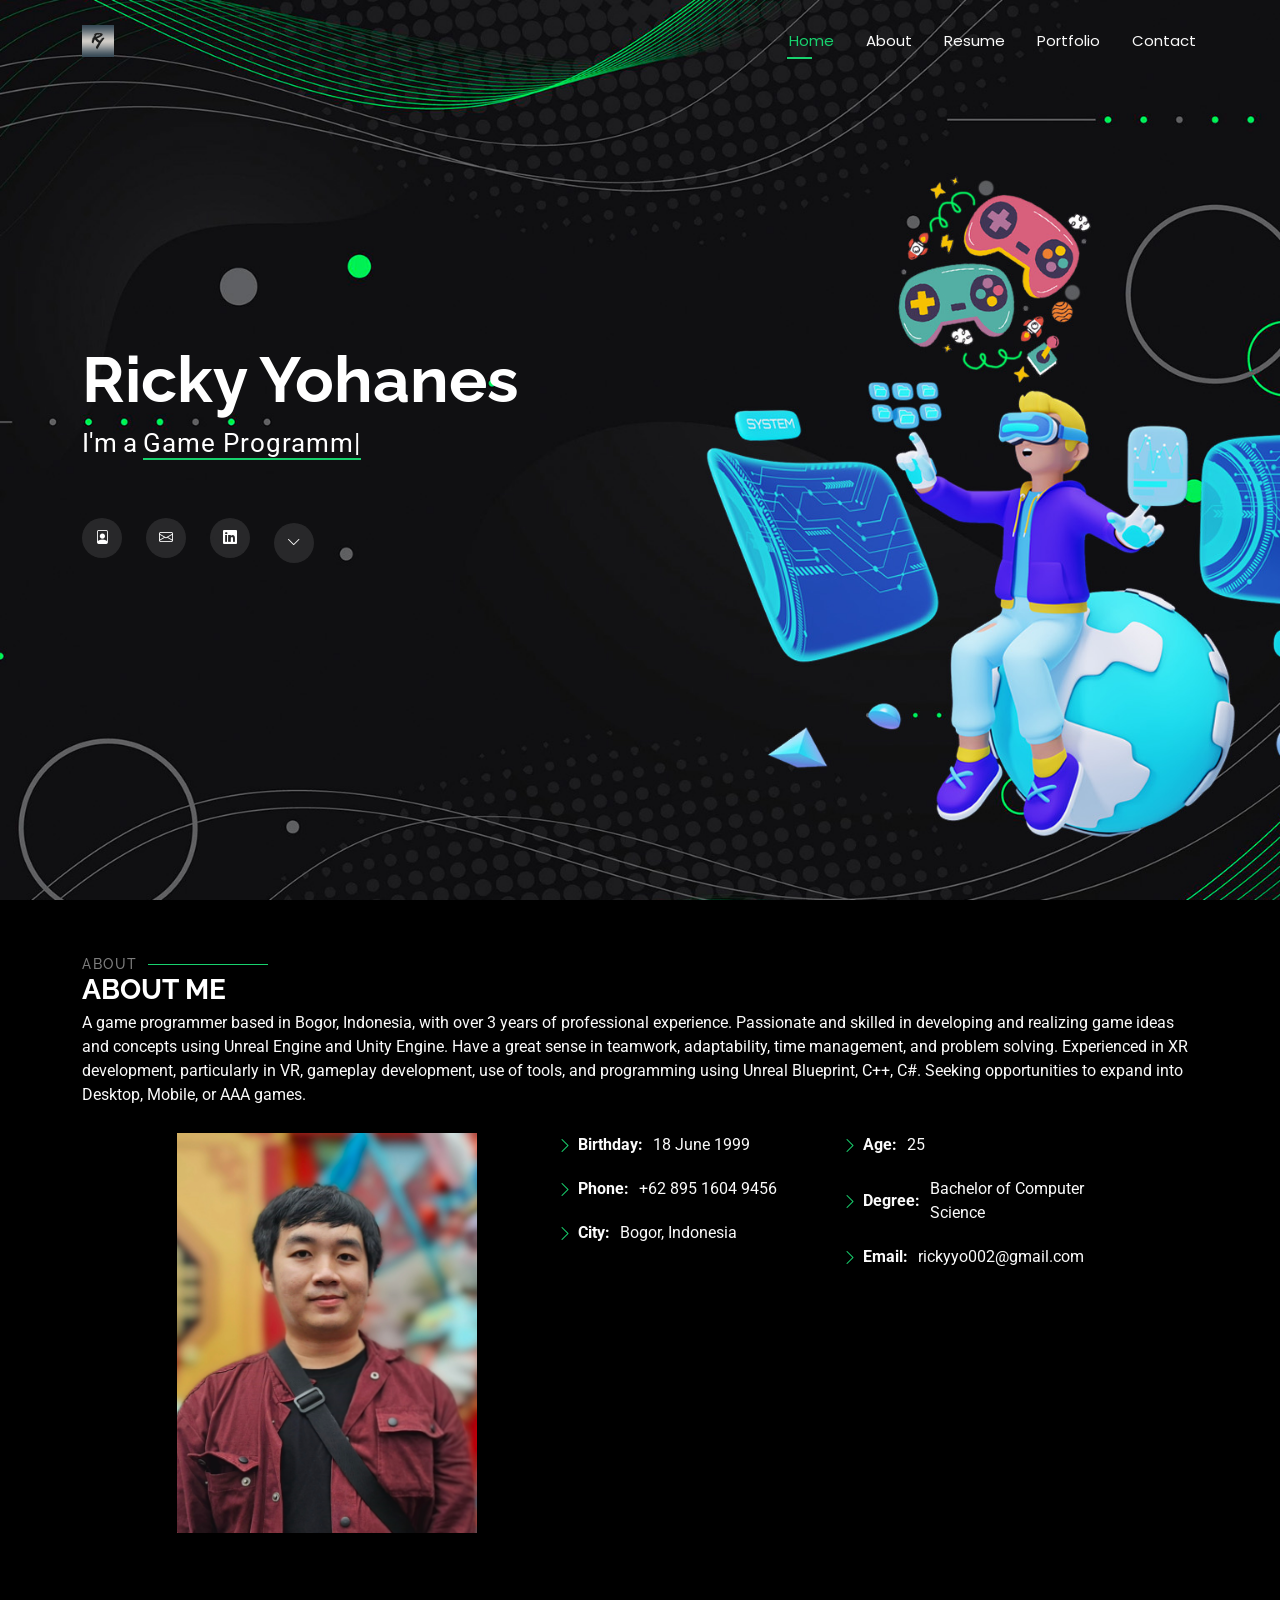
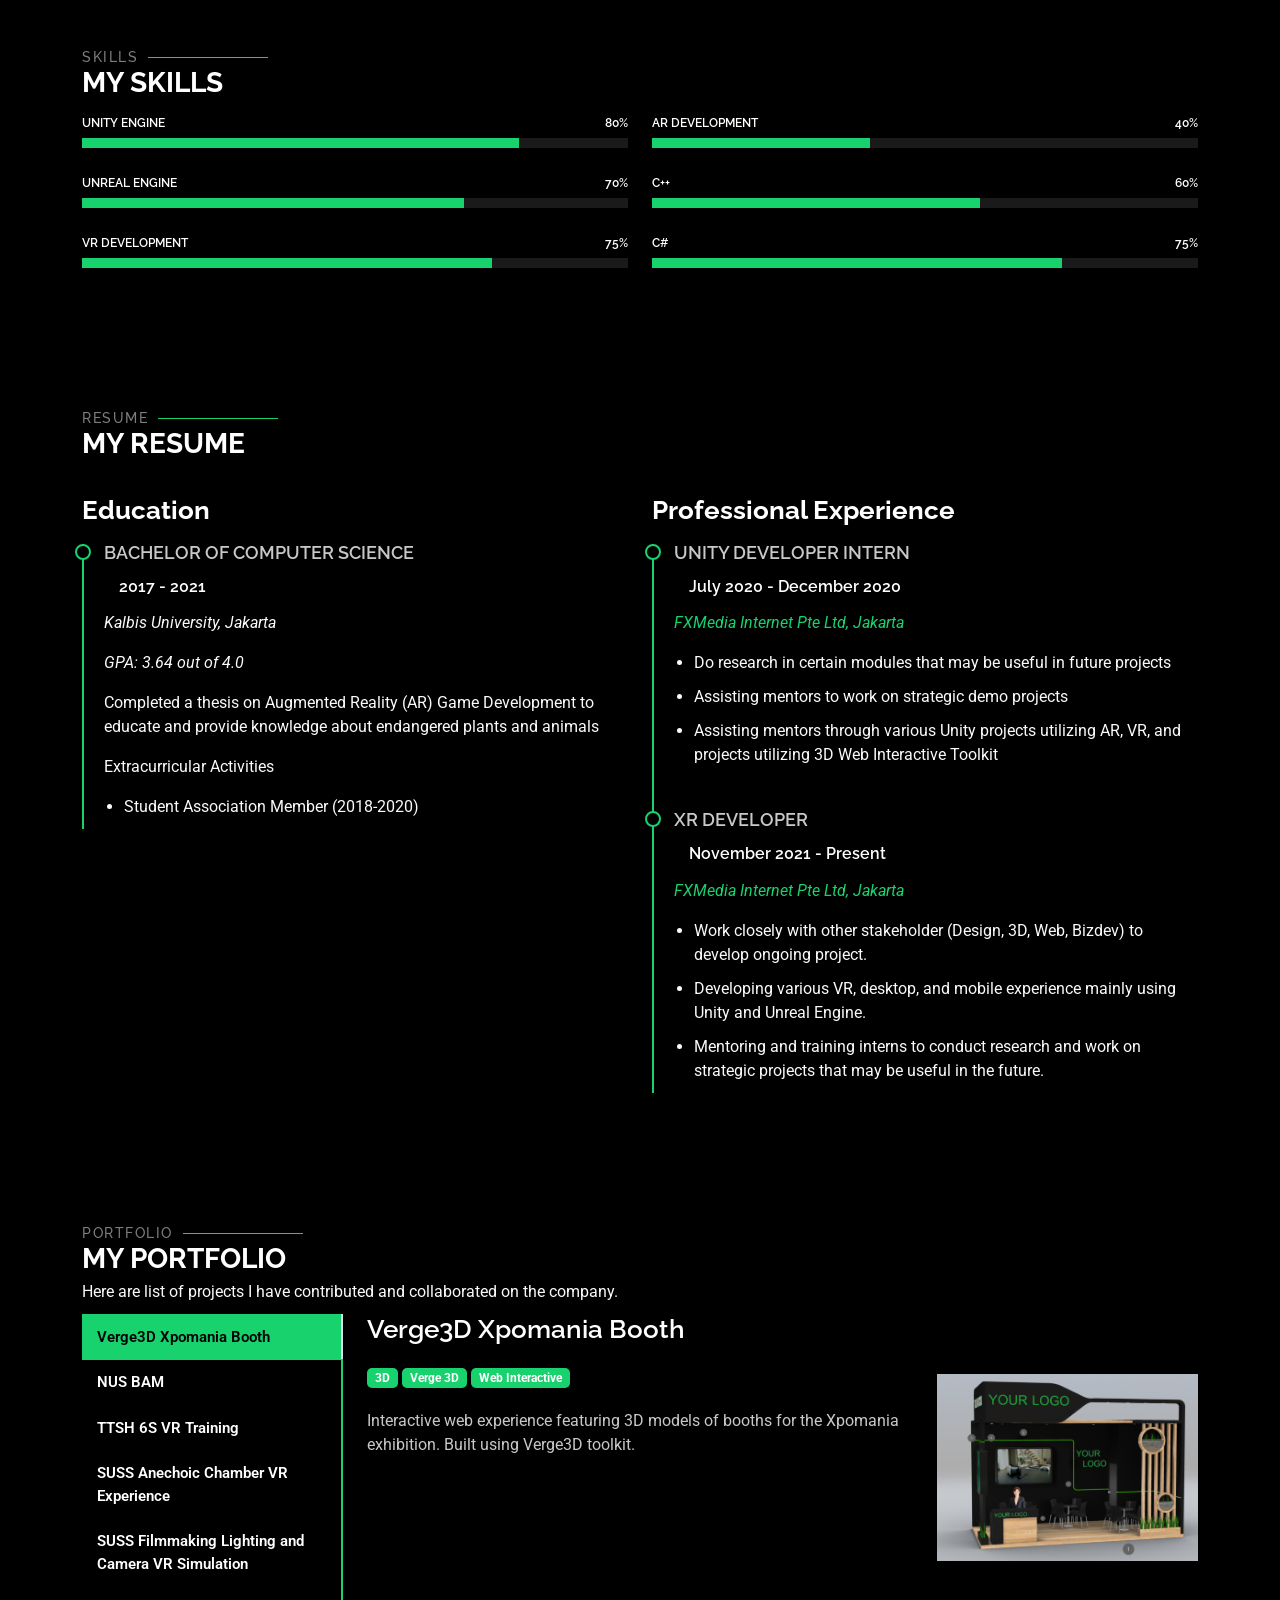
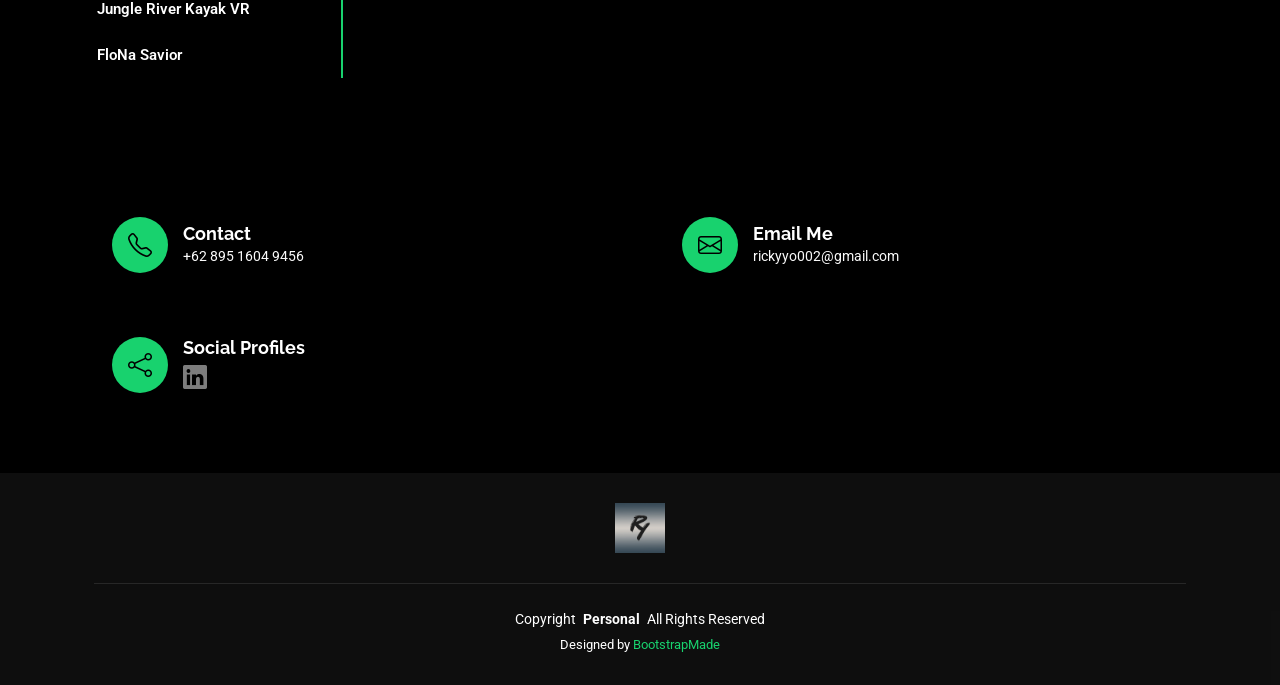
<file: index.html>
<!DOCTYPE html>
<html lang="en">

<head>
  <meta charset="utf-8">
  <meta content="width=device-width, initial-scale=1.0" name="viewport">
  <title>Ricky Portfolio Site</title>
  <meta name="description" content="">
  <meta name="keywords" content="">

  <!-- Favicons -->
  <link href="./assets/img/favicon.png" rel="icon">
  <link href="./assets/img/apple-touch-icon.png" rel="apple-touch-icon">

  <!-- Fonts -->
  <link href="https://fonts.googleapis.com" rel="preconnect">
  <link href="https://fonts.gstatic.com" rel="preconnect" crossorigin>
  <link href="https://fonts.googleapis.com/css2?family=Roboto:ital,wght@0,100;0,300;0,400;0,500;0,700;0,900;1,100;1,300;1,400;1,500;1,700;1,900&family=Poppins:ital,wght@0,100;0,200;0,300;0,400;0,500;0,600;0,700;0,800;0,900;1,100;1,200;1,300;1,400;1,500;1,600;1,700;1,800;1,900&family=Raleway:ital,wght@0,100;0,200;0,300;0,400;0,500;0,600;0,700;0,800;0,900;1,100;1,200;1,300;1,400;1,500;1,600;1,700;1,800;1,900&display=swap" rel="stylesheet">

  <!-- Vendor CSS Files -->
  <link href="./assets/vendor/bootstrap/css/bootstrap.min.css" rel="stylesheet">
  <link href="./assets/vendor/bootstrap-icons/bootstrap-icons.css" rel="stylesheet">
  <link href="./assets/vendor/aos/aos.css" rel="stylesheet">
  <link href="./assets/vendor/swiper/swiper-bundle.min.css" rel="stylesheet">
  <link href="./assets/vendor/glightbox/css/glightbox.min.css" rel="stylesheet">

  <!-- Main CSS File -->
  <link href="./assets/css/main.css" rel="stylesheet">

  <!-- =======================================================
  * Template Name: Personal
  * Template URL: https://bootstrapmade.com/personal-free-resume-bootstrap-template/
  * Updated: Aug 07 2024 with Bootstrap v5.3.3
  * Author: BootstrapMade.com
  * License: https://bootstrapmade.com/license/
  ======================================================== -->
</head>

<body class="index-page">

  <header id="header" class="header d-flex align-items-center fixed-top">
    <div class="container-fluid container-xl position-relative d-flex align-items-center justify-content-between">

      <a href="index.html" class="logo d-flex align-items-center">
        <!-- Uncomment the line below if you also wish to use an image logo -->
        <!-- <img src="./assets/img/logo.png" alt=""> -->
		<img src="./assets/img/Logo.jpg" alt="" data-aos="fade-in">
      </a>

      <nav id="navmenu" class="navmenu">
        <ul>
          <li><a href="#home" class="active">Home</a></li>
          <li><a href="#about">About</a></li>
          <li><a href="#resume">Resume</a></li>
          <li><a href="#portfolio">Portfolio</a></li>
          <!--<li><a href="#project">Projects</a></li>
          <!--<li class="dropdown"><a href="#"><span>Dropdown</span> <i class="bi bi-chevron-down toggle-dropdown"></i></a>
            <ul>
              <li><a href="#">Dropdown 1</a></li>
              <li class="dropdown"><a href="#"><span>Deep Dropdown</span> <i class="bi bi-chevron-down toggle-dropdown"></i></a>
                <ul>
                  <li><a href="#">Deep Dropdown 1</a></li>
                  <li><a href="#">Deep Dropdown 2</a></li>
                  <li><a href="#">Deep Dropdown 3</a></li>
                  <li><a href="#">Deep Dropdown 4</a></li>
                  <li><a href="#">Deep Dropdown 5</a></li>
                </ul>
              </li>
              <li><a href="#">Dropdown 2</a></li>
              <li><a href="#">Dropdown 3</a></li>
              <li><a href="#">Dropdown 4</a></li>
            </ul>
          </li>-->
          <li><a href="#contact">Contact</a></li>
        </ul>
        <i class="mobile-nav-toggle d-xl-none bi bi-list"></i>
      </nav>

    </div>
  </header>

  <main class="main">

    <!-- Home Section -->
    <section id="home" class="home section dark-background">

      <img src="./assets/img/landing-bg.jpg" alt="" data-aos="fade-in">

      <div class="container" data-aos="zoom-out" data-aos-delay="100">
        <h2>Ricky Yohanes</h2>
        <p>I'm a <span class="typed" data-typed-items="Game Programmer, XR Developer"></span><span class="typed-cursor typed-cursor--blink"></span></p>
        <div class="social-links">
          <a href="https://www.canva.com/design/DAGcJCYUOnY/Wf4Fh_slT2K0PryIMLgWXA/view?utm_content=DAGcJCYUOnY&utm_campaign=designshare&utm_medium=link2&utm_source=uniquelinks&utlId=hc8b065d708"><i class="bi bi-file-person"></i></a>
          <a href="mailto:rickyyo002@gmail.com"><i class="bi bi-envelope"></i></a>
          <a href="https://www.linkedin.com/in/ricky-yohanes-b234801bb/"><i class="bi bi-linkedin"></i></a>
	  <a href="#about" class="btn-scroll" title="Scroll Down"><i class="bi bi-chevron-down"></i></a>
	  
        </div>
      </div>

    </section><!-- /Home Section -->

    <!-- About Section -->
    <section id="about" class="about section">

      <!-- Section Title -->
      <div class="container section-title" data-aos="fade-up">
        <h2>About</h2>
        <div><span>About</span> <span class="description-title">Me</span></div>
	<p>A game programmer based in Bogor, Indonesia, with over 3 years of professional experience. Passionate and skilled in developing and realizing game ideas and concepts using Unreal Engine and Unity Engine. Have a great sense in teamwork, adaptability, time management, and problem solving. Experienced in XR development, particularly in VR, gameplay development, use of tools, and programming using Unreal Blueprint, C++, C#. Seeking opportunities to expand into Desktop, Mobile, or AAA games.</p>
      </div><!-- End Section Title -->

      <div class="container" data-aos="fade-up" data-aos-delay="100">

        <div class="row gy-4 justify-content-center">
          <div class="col-lg-4">
            <img src="./assets/img/20250204_153341.jpg" height="400px" alt="">
          </div>
          <div class="col-lg-6 content">
     
            <div class="row">
              <div class="col-lg-6">
                <ul>
                  <li><i class="bi bi-chevron-right"></i> <strong>Birthday:</strong> <span>18 June 1999</span></li>
                  <li><i class="bi bi-chevron-right"></i> <strong>Phone:</strong> <span>+62 895 1604 9456</span></li>
                  <li><i class="bi bi-chevron-right"></i> <strong>City:</strong> <span>Bogor, Indonesia</span></li>
                </ul>
              </div>
              <div class="col-lg-6">
                <ul>
                  <li><i class="bi bi-chevron-right"></i> <strong>Age:</strong> <span>25</span></li>
                  <li><i class="bi bi-chevron-right"></i> <strong>Degree:</strong> <span>Bachelor of Computer Science</span></li>
                  <li><i class="bi bi-chevron-right"></i> <strong>Email:</strong> <span>rickyyo002@gmail.com</span></li>
                </ul>
              </div>
            </div>
          </div>
        </div>

      </div>

    </section><!-- /About Section -->

    <!-- Skills Section -->
    <section id="skills" class="skills section">

      <!-- Section Title -->
      <div class="container section-title" data-aos="fade-up">
        <h2>Skills</h2>
        <div><span>My</span> <span class="description-title">Skills</span></div>
      </div><!-- End Section Title -->

      <div class="container" data-aos="fade-up" data-aos-delay="100">

        <div class="row skills-content skills-animation">

          <div class="col-lg-6">

            <div class="progress">
              <span class="skill"><span>Unity Engine</span> <i class="val">80%</i></span>
              <div class="progress-bar-wrap">
                <div class="progress-bar" role="progressbar" aria-valuenow="80" aria-valuemin="0" aria-valuemax="100"></div>
              </div>
            </div><!-- End Skills Item -->

            <div class="progress">
              <span class="skill"><span>Unreal Engine</span> <i class="val">70%</i></span>
              <div class="progress-bar-wrap">
                <div class="progress-bar" role="progressbar" aria-valuenow="70" aria-valuemin="0" aria-valuemax="100"></div>
              </div>
            </div><!-- End Skills Item -->

            <div class="progress">
              <span class="skill"><span>VR Development</span> <i class="val">75%</i></span>
              <div class="progress-bar-wrap">
                <div class="progress-bar" role="progressbar" aria-valuenow="75" aria-valuemin="0" aria-valuemax="100"></div>
              </div>
            </div><!-- End Skills Item -->

          </div>

          <div class="col-lg-6">

            <div class="progress">
              <span class="skill"><span>AR Development</span> <i class="val">40%</i></span>
              <div class="progress-bar-wrap">
                <div class="progress-bar" role="progressbar" aria-valuenow="40" aria-valuemin="0" aria-valuemax="100"></div>
              </div>
            </div><!-- End Skills Item -->

            <div class="progress">
              <span class="skill"><span>C++</span> <i class="val">60%</i></span>
              <div class="progress-bar-wrap">
                <div class="progress-bar" role="progressbar" aria-valuenow="60" aria-valuemin="0" aria-valuemax="100"></div>
              </div>
            </div><!-- End Skills Item -->

            <div class="progress">
              <span class="skill"><span>C#</span> <i class="val">75%</i></span>
              <div class="progress-bar-wrap">
                <div class="progress-bar" role="progressbar" aria-valuenow="75" aria-valuemin="0" aria-valuemax="100"></div>
              </div>
            </div><!-- End Skills Item -->

          </div>

        </div>

      </div>

    </section><!-- /Skills Section -->

    <!-- Resume Section -->
    <section id="resume" class="resume section">

      <!-- Section Title -->
      <div class="container section-title" data-aos="fade-up">
        <h2>Resume</h2>
        <div><span>My</span> <span class="description-title">Resume</span></div>
      </div><!-- End Section Title -->

      <div class="container">

        <div class="row">

          <div class="col-lg-6" data-aos="fade-up" data-aos-delay="100">

            <h3 class="resume-title">Education</h3>
            <div class="resume-item">
              <h4>Bachelor of Computer Science</h4>
              <h5>2017 - 2021</h5>
              <p><em>Kalbis University, Jakarta</em></p>
	      <p><em>GPA: 3.64 out of 4.0</em></p>
              <p>Completed a thesis on Augmented Reality (AR) Game Development to educate and provide knowledge about endangered plants and animals</p>
	      <p>Extracurricular Activities</p>
	      <ul>
                <li>Student Association Member (2018-2020)</li>
              </ul>
            </div><!-- Edn Resume Item -->

          </div>

          <div class="col-lg-6" data-aos="fade-up" data-aos-delay="200">
            <h3 class="resume-title">Professional Experience</h3>
            <div class="resume-item">
              <h4>Unity Developer Intern</h4>
              <h5>July 2020 - December 2020</h5>
              <p><a href="https://www.fxmweb.com/"><em>FXMedia Internet Pte Ltd, Jakarta </em></a></p>
              <ul>
                <li>Do research in certain modules that may be useful in future projects</li>
                <li>Assisting mentors to work on strategic demo projects </li>
		<li>Assisting mentors through various Unity projects utilizing AR, VR, and projects utilizing 3D Web Interactive Toolkit</li>
              </ul>
            </div><!-- Edn Resume Item -->

            <div class="resume-item">
              <h4>XR Developer</h4>
              <h5>November 2021 - Present</h5>
              <p><a href="https://www.fxmweb.com/"><em>FXMedia Internet Pte Ltd, Jakarta </em></a></p>
              <ul>
                <li>Work closely with other stakeholder (Design, 3D, Web, Bizdev) to develop ongoing project.</li>
                <li>Developing various VR, desktop, and mobile experience mainly using Unity and Unreal Engine.</li>
                <li>Mentoring and training interns to conduct research and work on strategic projects that may be useful in the future.</li>
              </ul>
            </div><!-- Edn Resume Item -->

          </div>

        </div>

      </div>

    </section><!-- /Resume Section -->

    <!-- Portfolio Section -->
    <section id="portfolio" class="portfolio section">

      <!-- Section Title -->
      <div class="container section-title" data-aos="fade-up">
        <h2>Portfolio</h2>
        <div><span>My</span> <span class="description-title">Portfolio</span></div>
	<p class="mb-0">Here are list of projects I have contributed and collaborated on the company.</p>
      </div><!-- End Section Title -->

      <div class="container" data-aos="fade-up" data-aos-delay="100">

        <div class="row">
          <div class="col-lg-3">
            <ul class="nav nav-tabs flex-column">
              <li class="nav-item">
                <a class="nav-link active show" data-bs-toggle="tab" href="#project-tab-1">Verge3D Xpomania Booth</a>
              </li>
              <li class="nav-item">
                <a class="nav-link" data-bs-toggle="tab" href="#project-tab-2">NUS BAM</a>
              </li>
              <li class="nav-item">
                <a class="nav-link" data-bs-toggle="tab" href="#project-tab-3">TTSH 6S VR Training</a>
              </li>
              <li class="nav-item">
                <a class="nav-link" data-bs-toggle="tab" href="#project-tab-4">SUSS Anechoic Chamber VR Experience</a>
              </li>
              <li class="nav-item">
                <a class="nav-link" data-bs-toggle="tab" href="#project-tab-5">SUSS Filmmaking Lighting and Camera VR Simulation</a>
              </li>
			  <li class="nav-item">
                <a class="nav-link" data-bs-toggle="tab" href="#project-tab-6">Jungle River Kayak VR</a>
              </li>
			  <li class="nav-item">
                <a class="nav-link" data-bs-toggle="tab" href="#project-tab-7">FloNa Savior</a>
              </li>
            </ul>
          </div>
          <div class="col-lg-9 mt-4 mt-lg-0">
            <div class="tab-content">
              <div class="tab-pane active show" id="project-tab-1">
                <div class="row">
                  <div class="col-lg-8 details order-2 order-lg-1">
                    <h3>Verge3D Xpomania Booth</h3>
					<span class ="badge">3D</span>
					<span class ="badge">Verge 3D</span>
					<span class ="badge">Web Interactive</span>
                    <p style="padding-top: 20px">Interactive web experience featuring 3D models of booths for the Xpomania exhibition. Built using Verge3D toolkit.</p>
                  </div>
                  <div class="col-lg-4 text-center order-1 order-lg-2">
                    <!--<a href="./assets/img/xpomania.png" target="_blank"><img src="./assets/img/xpomania.png" alt="" class="img-fluid"></a>-->
					
					<section id="project" class="project section">
						<div class="project-content h-100">
							<img src="./assets/img/xpomania.png" class="img-fluid" alt="">
							<div class="project-info">
								<a href="./assets/img/xpomania.png" data-gallery="portfolio-gallery-app" class="glightbox preview-link"><i class="bi bi-zoom-in"></i></a>
								<a href="portfolio-details.html?id=project1" title="More Details" class="details-link"><i class="bi bi-link-45deg"></i></a>
							</div>
						</div>
					</section>
					
                  </div>
                </div>
              </div>
              <div class="tab-pane" id="project-tab-2">
                <div class="row">
                  <div class="col-lg-8 details order-2 order-lg-1">
                    <h3>NUS BAM</h3>
					<span class ="badge">Desktop VR</span>
					<span class ="badge">HP Reverb G2</span>
					<span class ="badge">Unreal Engine 4</span>
					<span class ="badge">LMS Integration</span>
                    <p style="padding-top: 20px">VR simulation to simulate the procedures for covid-19 lab test. Built using Unreal Engine 4.27 for desktop VR (HP Reverb G2)</p>
                  </div>
                  <div class="col-lg-4 text-center order-1 order-lg-2">
                    <!--<a href="./assets/img/BAM.png" target="_blank"><img src="./assets/img/BAM.png" alt="" class="img-fluid"></a>-->
					
					<section id="project" class="project section">
						<div class="project-content h-100">
							<img src="./assets/img/BAM.png" class="img-fluid" alt="">
							<div class="project-info">
								<a href="./assets/img/BAM.png" data-gallery="portfolio-gallery-app" class="glightbox preview-link"><i class="bi bi-zoom-in"></i></a>
								<a href="portfolio-details.html?id=project2" title="More Details" class="details-link"><i class="bi bi-link-45deg"></i></a>
							</div>
						</div>
					</section>
					
                  </div>
                </div>
              </div>
              <div class="tab-pane" id="project-tab-3">
                <div class="row">
                  <div class="col-lg-8 details order-2 order-lg-1">
                    <h3>TTSH 6S VR Training</h3>
					<span class ="badge">Mobile VR</span>
					<span class ="badge">Oculus Quest 2</span>
					<span class ="badge">Unity</span>
					<span class ="badge">C#</span>
                    <p style="padding-top: 20px">VR simulation to simulate and re-arrange the 6S (Safety, Sort, Straighten, Shine, Standardise and Sustain) procedures. Built using Unity for mobile VR (Oculus Quest 2)</p>
                  </div>
                  <div class="col-lg-4 text-center order-1 order-lg-2">
                    <!--<a href="./assets/img/ttsh.png" target="_blank"><img src="./assets/img/ttsh.png" alt="" class="img-fluid"></a>-->
					
					<section id="project" class="project section">
						<div class="project-content h-100">
							<img src="./assets/img/ttsh.png" class="img-fluid" alt="">
							<div class="project-info">
								<a href="./assets/img/ttsh.png" data-gallery="portfolio-gallery-app" class="glightbox preview-link"><i class="bi bi-zoom-in"></i></a>
								<a href="portfolio-details.html?id=project3" title="More Details" class="details-link"><i class="bi bi-link-45deg"></i></a>
							</div>
						</div>
					</section>
					
                  </div>
                </div>
              </div>
              <div class="tab-pane" id="project-tab-4">
                <div class="row">
                  <div class="col-lg-8 details order-2 order-lg-1">
                    <h3>SUSS Anechoic Chamber VR Experience</h3>
					<span class ="badge">Mobile VR</span>
					<span class ="badge">Oculus Quest 2</span>
					<span class ="badge">Unity</span>
					<span class ="badge">C#</span>
                    <p style="padding-top: 20px">VR simulation to simulate sound wave transmission in anechoic chamber and there are a number of multiple choice questions to test the player's knowledge. Built using Unity for mobile VR (Oculus Quest 2)</p>
                  </div>
                  <div class="col-lg-4 text-center order-1 order-lg-2">
                    <!--<a href="./assets/img/soundroom.png" target="_blank"><img src="./assets/img/soundroom.png" alt="" class="img-fluid"></a>-->
					
					<section id="project" class="project section">
						<div class="project-content h-100">
							<img src="./assets/img/soundroom.png" class="img-fluid" alt="">
							<div class="project-info">
								<a href="./assets/img/soundroom.png" data-gallery="portfolio-gallery-app" class="glightbox preview-link"><i class="bi bi-zoom-in"></i></a>
								<a href="portfolio-details.html?id=project4" title="More Details" class="details-link"><i class="bi bi-link-45deg"></i></a>
							</div>
						</div>
					</section>
					
                  </div>
                </div>
              </div>
              <div class="tab-pane" id="project-tab-5">
                <div class="row">
                  <div class="col-lg-8 details order-2 order-lg-1">
                    <h3>SUSS Filmmaking Lighting and Camera VR Simulation</h3>
					<span class ="badge">Desktop VR</span>
					<span class ="badge">HP Reverb G2</span>
					<span class ="badge">Unreal Engine 5</span>
					<span class ="badge">Blueprint & C++</span>
                    <p style="padding-top: 20px">VR simulation to simulate lighting setup and camera movement in film making context. Lighting simulation and camera simulation are in separated project. Built using Unreal Engine 5.2 for desktop VR (HP Reverb G2)</p>
                  </div>
                  <div class="col-lg-4 text-center order-1 order-lg-2">
                    <!--<a href="./assets/img/lighting.png" target="_blank"><img src="./assets/img/lighting.png" alt="" class="img-fluid"></a>-->
					
					<section id="project" class="project section">
						<div class="project-content h-100">
							<img src="./assets/img/lighting.png" class="img-fluid" alt="">
							<div class="project-info">
								<a href="./assets/img/lighting.png" data-gallery="portfolio-gallery-app" class="glightbox preview-link"><i class="bi bi-zoom-in"></i></a>
								<a href="portfolio-details.html?id=project5" title="More Details" class="details-link"><i class="bi bi-link-45deg"></i></a>
							</div>
						</div>
					</section>
					
                  </div>
                </div>
              </div>
			  <div class="tab-pane" id="project-tab-6">
                <div class="row">
                  <div class="col-lg-8 details order-2 order-lg-1">
                    <h3>Jungle River Kayak VR</h3>
					<span class ="badge">Desktop VR</span>
					<span class ="badge">HP Reverb G2</span>
					<span class ="badge">Unreal Engine 5</span>
                    <p style="padding-top: 20px">Kayak adventure simulation game. Built using Unreal Engine 5.2 for desktop VR. Tested in HP Reverb G2 and Oculus Quest 2 and 3 using Meta Quest Link</p>
                  </div>
                  <div class="col-lg-4 text-center order-1 order-lg-2">
                    <!--<a href="./assets/img/kayak.png" target="_blank"><img src="./assets/img/kayak.png" alt="" class="img-fluid"></a>-->
					
					<section id="project" class="project section">
						<div class="project-content h-100">
							<img src="./assets/img/kayak.png" class="img-fluid" alt="">
							<div class="project-info">
								<a href="./assets/img/kayak.png" data-gallery="portfolio-gallery-app" class="glightbox preview-link"><i class="bi bi-zoom-in"></i></a>
								<a href="portfolio-details.html?id=project6" title="More Details" class="details-link"><i class="bi bi-link-45deg"></i></a>
							</div>
						</div>
					</section>
					
                  </div>
                </div>
              </div>
			  <div class="tab-pane" id="project-tab-7">
                <div class="row">
                  <div class="col-lg-8 details order-2 order-lg-1">
                    <h3>FloNa Savior</h3>
					<span class ="badge">Augmented Reality</span>
					<span class ="badge">Android</span>
					<span class ="badge">Unity</span>
					<span class ="badge">Vuforia</span>
                    <p style="padding-top: 20px">Augmented Reality-based educational application about the conservation of endangered animals and plants. Built using Unity for Android mobile device. Project used as my thesis for bachelor degree.</p>
					<a href="https://rickyyo002.itch.io/flona-savior">itch.io ></a>
                  </div>
                  <div class="col-lg-4 text-center order-1 order-lg-2">
                    <!--<a href="./assets/img/kayak.png" target="_blank"><img src="./assets/img/kayak.png" alt="" class="img-fluid"></a>-->
					
					<section id="project" class="project section">
						<div class="project-content h-100">
							<img src="./assets/img/flona.jpg" class="img-fluid" alt="">
							<div class="project-info">
								<a href="./assets/img/flona.jpg" data-gallery="portfolio-gallery-app" class="glightbox preview-link"><i class="bi bi-zoom-in"></i></a>
								<a href="portfolio-details.html?id=project7" title="More Details" class="details-link"><i class="bi bi-link-45deg"></i></a>
							</div>
						</div>
					</section>
					
                  </div>
                </div>
              </div>
            </div>
          </div>
        </div>

      </div>

    </section><!-- /Portfolio Section -->
	
	<!--

    <!-- Events Section -->
    <!--<section id="events" class="events section">

      <img class="slider-bg" src="./assets/img/events-bg.jpg" alt="" data-aos="fade-in">

      <div class="container">

        <div class="swiper init-swiper" data-aos="fade-up" data-aos-delay="100">
          <script type="application/json" class="swiper-config">
            {
              "loop": true,
              "speed": 600,
              "autoplay": {
                "delay": 5000
              },
              "slidesPerView": "auto",
              "pagination": {
                "el": ".swiper-pagination",
                "type": "bullets",
                "clickable": true
              }
            }
          </script>
          <div class="swiper-wrapper">

            <div class="swiper-slide">
              <div class="row gy-4 event-item">
                <div class="col-lg-6">
                  <img src="./assets/img/events-slider/events-slider-1.jpg" class="img-fluid" alt="">
                </div>
                <div class="col-lg-6 pt-4 pt-lg-0 content">
                  <h3>Birthday Parties</h3>
                  <div class="price">
                    <p><span>$189</span></p>
                  </div>
                  <p class="fst-italic">
                    Lorem ipsum dolor sit amet, consectetur adipiscing elit, sed do eiusmod tempor incididunt ut labore et dolore
                    magna aliqua.
                  </p>
                  <ul>
                    <li><i class="bi bi-check2-circle"></i> <span>Ullamco laboris nisi ut aliquip ex ea commodo consequat.</span></li>
                    <li><i class="bi bi-check2-circle"></i> <span>Duis aute irure dolor in reprehenderit in voluptate velit.</span></li>
                    <li><i class="bi bi-check2-circle"></i> <span>Ullamco laboris nisi ut aliquip ex ea commodo consequat.</span></li>
                  </ul>
                  <p>
                    Ullamco laboris nisi ut aliquip ex ea commodo consequat. Duis aute irure dolor in reprehenderit in voluptate
                    velit esse cillum dolore eu fugiat nulla pariatur
                  </p>
                </div>
              </div>
            </div><!-- End Slider item -->

            <!--<div class="swiper-slide">
              <div class="row gy-4 event-item">
                <div class="col-lg-6">
                  <img src="./assets/img/events-slider/events-slider-2.jpg" class="img-fluid" alt="">
                </div>
                <div class="col-lg-6 pt-4 pt-lg-0 content">
                  <h3>Private Parties</h3>
                  <div class="price">
                    <p><span>$290</span></p>
                  </div>
                  <p class="fst-italic">
                    Lorem ipsum dolor sit amet, consectetur adipiscing elit, sed do eiusmod tempor incididunt ut labore et dolore
                    magna aliqua.
                  </p>
                  <ul>
                    <li><i class="bi bi-check2-circle"></i> <span>Ullamco laboris nisi ut aliquip ex ea commodo consequat.</span></li>
                    <li><i class="bi bi-check2-circle"></i> <span>Duis aute irure dolor in reprehenderit in voluptate velit.</span></li>
                    <li><i class="bi bi-check2-circle"></i> <span>Ullamco laboris nisi ut aliquip ex ea commodo consequat.</span></li>
                  </ul>
                  <p>
                    Ullamco laboris nisi ut aliquip ex ea commodo consequat. Duis aute irure dolor in reprehenderit in voluptate
                    velit esse cillum dolore eu fugiat nulla pariatur
                  </p>
                </div>
              </div>
            </div><!-- End Slider item -->

            <!--<div class="swiper-slide">
              <div class="row gy-4 event-item">
                <div class="col-lg-6">
                  <img src="./assets/img/events-slider/events-slider-3.jpg" class="img-fluid" alt="">
                </div>
                <div class="col-lg-6 pt-4 pt-lg-0 content">
                  <h3>Custom Parties</h3>
                  <div class="price">
                    <p><span>$99</span></p>
                  </div>
                  <p class="fst-italic">
                    Lorem ipsum dolor sit amet, consectetur adipiscing elit, sed do eiusmod tempor incididunt ut labore et dolore
                    magna aliqua.
                  </p>
                  <ul>
                    <li><i class="bi bi-check2-circle"></i> <span>Ullamco laboris nisi ut aliquip ex ea commodo consequat.</span></li>
                    <li><i class="bi bi-check2-circle"></i> <span>Duis aute irure dolor in reprehenderit in voluptate velit.</span></li>
                    <li><i class="bi bi-check2-circle"></i> <span>Ullamco laboris nisi ut aliquip ex ea commodo consequat.</span></li>
                  </ul>
                  <p>
                    Ullamco laboris nisi ut aliquip ex ea commodo consequat. Duis aute irure dolor in reprehenderit in voluptate
                    velit esse cillum dolore eu fugiat nulla pariatur
                  </p>
                </div>
              </div>
            </div><!-- End Slider item -->

          <!--</div>
          <div class="swiper-pagination"></div>
        </div>

      </div>

    </section><!-- /Events Section -->

    <!-- Project Section -->
    <!--<section id="project" class="project section">

      <!-- Section Title -->
      <!--<div class="container section-title" data-aos="fade-up">
        <h2>Personal Projects</h2>
        <div><span>My</span> <span class="description-title">Personal Projects</span></div>
	<p class="mb-0">Odio et unde deleniti. Deserunt numquam exercitationem. Officiis quo odio sint voluptas consequatur ut a odio voluptatem. Sit dolorum debitis veritatis natus dolores. Quasi ratione sint. Sit quaerat ipsum dolorem.</p>
      </div><!-- End Section Title -->

      <!--<div class="container">

        <div class="isotope-layout" data-default-filter="*" data-layout="masonry" data-sort="original-order">

          <ul class="project-filters isotope-filters" data-aos="fade-up" data-aos-delay="100">
            <li data-filter="*" class="filter-active">All</li>
            <li data-filter=".filter-app">App</li>
            <li data-filter=".filter-product">Product</li>
            <li data-filter=".filter-branding">Branding</li>
            <li data-filter=".filter-books">Books</li>
          </ul><!-- End Portfolio Filters -->

          <!--<div class="row gy-4 isotope-container" data-aos="fade-up" data-aos-delay="200">

            <div class="col-lg-4 col-md-6 project-item isotope-item filter-app">
              <div class="project-content h-100">
                <img src="./assets/img/portfolio/app-1.jpg" class="img-fluid" alt="">
                <div class="project-info">
                  <h4>App 1</h4>
                  <p>Lorem ipsum, dolor sit amet consectetur</p>
                  <a href="./assets/img/portfolio/app-1.jpg" title="App 1" data-gallery="portfolio-gallery-app" class="glightbox preview-link"><i class="bi bi-zoom-in"></i></a>
                  <a href="portfolio-details.html" title="More Details" class="details-link"><i class="bi bi-link-45deg"></i></a>
                </div>
              </div>
            </div><!-- End Portfolio Item -->

            <!--<div class="col-lg-4 col-md-6 project-item isotope-item filter-product">
              <div class="project-content h-100">
                <img src="./assets/img/portfolio/product-1.jpg" class="img-fluid" alt="">
                <div class="project-info">
                  <h4>Product 1</h4>
                  <p>Lorem ipsum, dolor sit amet consectetur</p>
                  <a href="./assets/img/portfolio/product-1.jpg" title="Product 1" data-gallery="portfolio-gallery-product" class="glightbox preview-link"><i class="bi bi-zoom-in"></i></a>
                  <a href="portfolio-details.html" title="More Details" class="details-link"><i class="bi bi-link-45deg"></i></a>
                </div>
              </div>
            </div><!-- End Portfolio Item -->

            <!--<div class="col-lg-4 col-md-6 project-item isotope-item filter-branding">
              <div class="project-content h-100">
                <img src="./assets/img/portfolio/branding-1.jpg" class="img-fluid" alt="">
                <div class="project-info">
                  <h4>Branding 1</h4>
                  <p>Lorem ipsum, dolor sit amet consectetur</p>
                  <a href="./assets/img/portfolio/branding-1.jpg" title="Branding 1" data-gallery="portfolio-gallery-branding" class="glightbox preview-link"><i class="bi bi-zoom-in"></i></a>
                  <a href="portfolio-details.html" title="More Details" class="details-link"><i class="bi bi-link-45deg"></i></a>
                </div>
              </div>
            </div><!-- End Portfolio Item -->

            <!--<div class="col-lg-4 col-md-6 project-item isotope-item filter-books">
              <div class="project-content h-100">
                <img src="./assets/img/portfolio/books-1.jpg" class="img-fluid" alt="">
                <div class="project-info">
                  <h4>Books 1</h4>
                  <p>Lorem ipsum, dolor sit amet consectetur</p>
                  <a href="./assets/img/portfolio/books-1.jpg" title="Branding 1" data-gallery="portfolio-gallery-book" class="glightbox preview-link"><i class="bi bi-zoom-in"></i></a>
                  <a href="portfolio-details.html" title="More Details" class="details-link"><i class="bi bi-link-45deg"></i></a>
                </div>
              </div>
            </div><!-- End Portfolio Item -->

            <!--<div class="col-lg-4 col-md-6 project-item isotope-item filter-app">
              <div class="project-content h-100">
                <img src="./assets/img/portfolio/app-2.jpg" class="img-fluid" alt="">
                <div class="project-info">
                  <h4>App 2</h4>
                  <p>Lorem ipsum, dolor sit amet consectetur</p>
                  <a href="./assets/img/portfolio/app-2.jpg" title="App 2" data-gallery="portfolio-gallery-app" class="glightbox preview-link"><i class="bi bi-zoom-in"></i></a>
                  <a href="portfolio-details.html" title="More Details" class="details-link"><i class="bi bi-link-45deg"></i></a>
                </div>
              </div>
            </div><!-- End Portfolio Item -->

            <!--<div class="col-lg-4 col-md-6 project-item isotope-item filter-product">
              <div class="project-content h-100">
                <img src="./assets/img/portfolio/product-2.jpg" class="img-fluid" alt="">
                <div class="project-info">
                  <h4>Product 2</h4>
                  <p>Lorem ipsum, dolor sit amet consectetur</p>
                  <a href="./assets/img/portfolio/product-2.jpg" title="Product 2" data-gallery="portfolio-gallery-product" class="glightbox preview-link"><i class="bi bi-zoom-in"></i></a>
                  <a href="portfolio-details.html" title="More Details" class="details-link"><i class="bi bi-link-45deg"></i></a>
                </div>
              </div>
            </div><!-- End Portfolio Item -->

            <!--<div class="col-lg-4 col-md-6 project-item isotope-item filter-branding">
              <div class="project-content h-100">
                <img src="./assets/img/portfolio/branding-2.jpg" class="img-fluid" alt="">
                <div class="project-info">
                  <h4>Branding 2</h4>
                  <p>Lorem ipsum, dolor sit amet consectetur</p>
                  <a href="./assets/img/portfolio/branding-2.jpg" title="Branding 2" data-gallery="portfolio-gallery-branding" class="glightbox preview-link"><i class="bi bi-zoom-in"></i></a>
                  <a href="portfolio-details.html" title="More Details" class="details-link"><i class="bi bi-link-45deg"></i></a>
                </div>
              </div>
            </div><!-- End Portfolio Item -->

            <!--<div class="col-lg-4 col-md-6 project-item isotope-item filter-books">
              <div class="project-content h-100">
                <img src="./assets/img/portfolio/books-2.jpg" class="img-fluid" alt="">
                <div class="project-info">
                  <h4>Books 2</h4>
                  <p>Lorem ipsum, dolor sit amet consectetur</p>
                  <a href="./assets/img/portfolio/books-2.jpg" title="Branding 2" data-gallery="portfolio-gallery-book" class="glightbox preview-link"><i class="bi bi-zoom-in"></i></a>
                  <a href="portfolio-details.html" title="More Details" class="details-link"><i class="bi bi-link-45deg"></i></a>
                </div>
              </div>
            </div><!-- End Portfolio Item -->

            <!--<div class="col-lg-4 col-md-6 project-item isotope-item filter-app">
              <div class="project-content h-100">
                <img src="./assets/img/portfolio/app-3.jpg" class="img-fluid" alt="">
                <div class="project-info">
                  <h4>App 3</h4>
                  <p>Lorem ipsum, dolor sit amet consectetur</p>
                  <a href="./assets/img/portfolio/app-3.jpg" title="App 3" data-gallery="portfolio-gallery-app" class="glightbox preview-link"><i class="bi bi-zoom-in"></i></a>
                  <a href="portfolio-details.html" title="More Details" class="details-link"><i class="bi bi-link-45deg"></i></a>
                </div>
              </div>
            </div><!-- End Portfolio Item -->

            <!--<div class="col-lg-4 col-md-6 project-item isotope-item filter-product">
              <div class="project-content h-100">
                <img src="./assets/img/portfolio/product-3.jpg" class="img-fluid" alt="">
                <div class="project-info">
                  <h4>Product 3</h4>
                  <p>Lorem ipsum, dolor sit amet consectetur</p>
                  <a href="./assets/img/portfolio/product-3.jpg" title="Product 3" data-gallery="portfolio-gallery-product" class="glightbox preview-link"><i class="bi bi-zoom-in"></i></a>
                  <a href="portfolio-details.html" title="More Details" class="details-link"><i class="bi bi-link-45deg"></i></a>
                </div>
              </div>
            </div><!-- End Portfolio Item -->

            <!--<div class="col-lg-4 col-md-6 project-item isotope-item filter-branding">
              <div class="project-content h-100">
                <img src="./assets/img/portfolio/branding-3.jpg" class="img-fluid" alt="">
                <div class="project-info">
                  <h4>Branding 3</h4>
                  <p>Lorem ipsum, dolor sit amet consectetur</p>
                  <a href="./assets/img/portfolio/branding-3.jpg" title="Branding 2" data-gallery="portfolio-gallery-branding" class="glightbox preview-link"><i class="bi bi-zoom-in"></i></a>
                  <a href="portfolio-details.html" title="More Details" class="details-link"><i class="bi bi-link-45deg"></i></a>
                </div>
              </div>
            </div><!-- End Portfolio Item -->

            <!--<div class="col-lg-4 col-md-6 project-item isotope-item filter-books">
              <div class="project-content h-100">
                <img src="./assets/img/portfolio/books-3.jpg" class="img-fluid" alt="">
                <div class="project-info">
                  <h4>Books 3</h4>
                  <p>Lorem ipsum, dolor sit amet consectetur</p>
                  <a href="./assets/img/portfolio/books-3.jpg" title="Branding 3" data-gallery="portfolio-gallery-book" class="glightbox preview-link"><i class="bi bi-zoom-in"></i></a>
                  <a href="portfolio-details.html" title="More Details" class="details-link"><i class="bi bi-link-45deg"></i></a>
                </div>
              </div>
            </div><!-- End Portfolio Item -->

          <!--</div><!-- End Portfolio Container -->

        <!--</div>

      </div>

    </section><!-- /Project Section -->

    <!-- Call To Action Section -->
    <!--<section id="call-to-action" class="call-to-action section dark-background">

      <img src="./assets/img/cta-bg.jpg" alt="">

      <div class="container">
        <div class="row justify-content-center" data-aos="zoom-in" data-aos-delay="100">
          <div class="col-xl-10">
            <div class="text-center">
              <h3>Call To Action</h3>
              <p>Duis aute irure dolor in reprehenderit in voluptate velit esse cillum dolore eu fugiat nulla pariatur. Excepteur sint occaecat cupidatat non proident, sunt in culpa qui officia deserunt mollit anim id est laborum.</p>
              <a class="cta-btn" href="#">Call To Action</a>
            </div>
          </div>
        </div>
      </div>

    </section><!-- /Call To Action Section -->

    <!-- Contact Section -->
    <section id="contact" class="contact section">

      <div class="container" data-aos="fade-up" data-aos-delay="100">

        <div class="row gy-4">

          <!--<div class="col-md-6">
            <div class="info-item d-flex align-items-center" data-aos="fade-up" data-aos-delay="200">
              <i class="icon bi bi-geo-alt flex-shrink-0"></i>
              <div>
                <h3>Address</h3>
                <p>A108 Adam Street, New York, NY 535022</p>
              </div>
            </div>
          </div><!-- End Info Item -->

          <div class="col-md-6">
            <div class="info-item d-flex align-items-center" data-aos="fade-up" data-aos-delay="300">
              <i class="icon bi bi-telephone flex-shrink-0"></i>
              <div>
                <h3>Contact</h3>
                <p>+62 895 1604 9456</p>
              </div>
            </div>
          </div><!-- End Info Item -->

          <div class="col-md-6">
            <div class="info-item d-flex align-items-center" data-aos="fade-up" data-aos-delay="400">
              <i class="icon bi bi-envelope flex-shrink-0"></i>
              <div>
                <h3>Email Me</h3>
                <p>rickyyo002@gmail.com</p>
              </div>
            </div>
          </div><!-- End Info Item -->

          <div class="col-md-6">
            <div class="info-item d-flex align-items-center" data-aos="fade-up" data-aos-delay="500">
              <i class="icon bi bi-share flex-shrink-0"></i>
              <div>
                <h3>Social Profiles</h3>
                <div class="social-links">
                  <!--<a href="#"><i class="bi bi-twitter-x"></i></a>
                  <a href="#"><i class="bi bi-facebook"></i></a>
                  <a href="#"><i class="bi bi-instagram"></i></a>
                  <a href="#"><i class="bi bi-skype"></i></a>-->
                  <a href="https://www.linkedin.com/in/ricky-yohanes-b234801bb/"><i class="bi bi-linkedin"></i></a>
                </div>
              </div>
            </div>
          </div><!-- End Info Item -->

        </div>

        <!--<form action="forms/contact.php" method="post" class="php-email-form" data-aos="fade-up" data-aos-delay="600">
          <div class="row gy-4">

            <div class="col-md-6">
              <input type="text" name="name" class="form-control" placeholder="Your Name" required="">
            </div>

            <div class="col-md-6 ">
              <input type="email" class="form-control" name="email" placeholder="Your Email" required="">
            </div>

            <div class="col-md-12">
              <input type="text" class="form-control" name="subject" placeholder="Subject" required="">
            </div>

            <div class="col-md-12">
              <textarea class="form-control" name="message" rows="6" placeholder="Message" required=""></textarea>
            </div>

            <div class="col-md-12 text-center">
              <div class="loading">Loading</div>
              <div class="error-message"></div>
              <div class="sent-message">Your message has been sent. Thank you!</div>

              <button type="submit">Send Message</button>
            </div>

          </div>
        </form><!-- End Contact Form -->

      </div>

    </section><!-- /Contact Section -->

  </main>

  <footer id="footer" class="footer dark-background">
    <div class="container">
	  <img src="./assets/img/Logo.jpg" alt="" data-aos="fade-in" width="50" height="50">

      <p></p>
      <!--<div class="social-links d-flex justify-content-center">
        <a href=""><i class="bi bi-twitter-x"></i></a>
        <a href=""><i class="bi bi-facebook"></i></a>
        <a href=""><i class="bi bi-instagram"></i></a>
        <a href=""><i class="bi bi-skype"></i></a>
        <a href=""><i class="bi bi-linkedin"></i></a>
      </div>-->
      <div class="container">
        <div class="copyright">
          <span>Copyright</span> <strong class="px-1 sitename">Personal</strong> <span>All Rights Reserved</span>
        </div>
        <div class="credits">
          <!-- All the links in the footer should remain intact. -->
          <!-- You can delete the links only if you've purchased the pro version. -->
          <!-- Licensing information: https://bootstrapmade.com/license/ -->
          <!-- Purchase the pro version with working PHP/AJAX contact form: [buy-url] -->
          Designed by <a href="https://bootstrapmade.com/">BootstrapMade</a>
        </div>
      </div>
    </div>
  </footer>

  <!-- Scroll Top -->
  <a href="#" id="scroll-top" class="scroll-top d-flex align-items-center justify-content-center"><i class="bi bi-arrow-up-short"></i></a>

  <!-- Preloader -->
  <div id="preloader"></div>

  <!-- Vendor JS Files -->
  <script src="./assets/vendor/bootstrap/js/bootstrap.bundle.min.js"></script>
  <script src="./assets/vendor/php-email-form/validate.js"></script>
  <script src="./assets/vendor/aos/aos.js"></script>
  <script src="./assets/vendor/typed.js/typed.umd.js"></script>
  <script src="./assets/vendor/purecounter/purecounter_vanilla.js"></script>
  <script src="./assets/vendor/waypoints/noframework.waypoints.js"></script>
  <script src="./assets/vendor/swiper/swiper-bundle.min.js"></script>
  <script src="./assets/vendor/glightbox/js/glightbox.min.js"></script>
  <script src="./assets/vendor/imagesloaded/imagesloaded.pkgd.min.js"></script>
  <script src="./assets/vendor/isotope-layout/isotope.pkgd.min.js"></script>

  <!-- Main JS File -->
  <script src="./assets/js/main.js"></script>

</body>

</html>
</file>
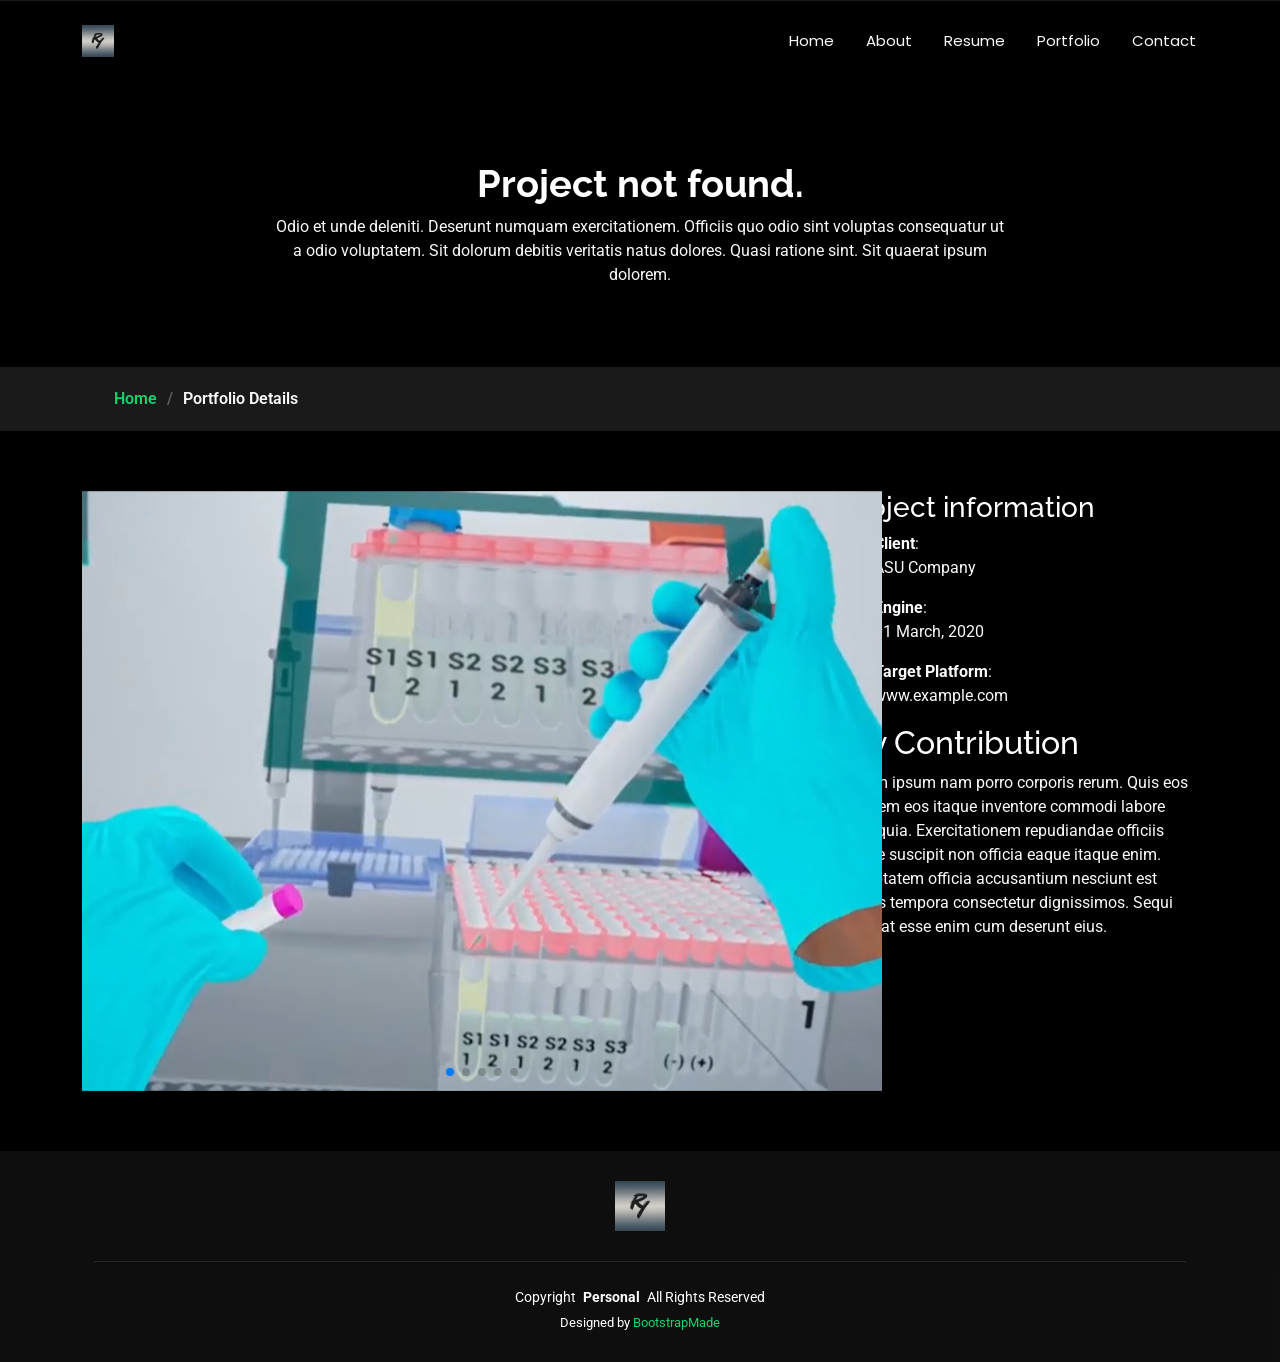
<file: portfolio-details.html>
<!DOCTYPE html>
<html lang="en">

<head>
  <meta charset="utf-8">
  <meta content="width=device-width, initial-scale=1.0" name="viewport">
  <title>Portfolio Details - Personal Bootstrap Template</title>
  <meta name="description" content="">
  <meta name="keywords" content="">

  <!-- Favicons -->
  <link href="./assets/img/favicon.png" rel="icon">
  <link href="./assets/img/apple-touch-icon.png" rel="apple-touch-icon">

  <!-- Fonts -->
  <link href="https://fonts.googleapis.com" rel="preconnect">
  <link href="https://fonts.gstatic.com" rel="preconnect" crossorigin>
  <link href="https://fonts.googleapis.com/css2?family=Roboto:ital,wght@0,100;0,300;0,400;0,500;0,700;0,900;1,100;1,300;1,400;1,500;1,700;1,900&family=Poppins:ital,wght@0,100;0,200;0,300;0,400;0,500;0,600;0,700;0,800;0,900;1,100;1,200;1,300;1,400;1,500;1,600;1,700;1,800;1,900&family=Raleway:ital,wght@0,100;0,200;0,300;0,400;0,500;0,600;0,700;0,800;0,900;1,100;1,200;1,300;1,400;1,500;1,600;1,700;1,800;1,900&display=swap" rel="stylesheet">

  <!-- Vendor CSS Files -->
  <link href="./assets/vendor/bootstrap/css/bootstrap.min.css" rel="stylesheet">
  <link href="./assets/vendor/bootstrap-icons/bootstrap-icons.css" rel="stylesheet">
  <link href="./assets/vendor/aos/aos.css" rel="stylesheet">
  <link href="./assets/vendor/swiper/swiper-bundle.min.css" rel="stylesheet">
  <link href="./assets/vendor/glightbox/css/glightbox.min.css" rel="stylesheet">

  <!-- Main CSS File -->
  <link href="./assets/css/main.css" rel="stylesheet">

  <!-- =======================================================
  * Template Name: Personal
  * Template URL: https://bootstrapmade.com/personal-free-resume-bootstrap-template/
  * Updated: Aug 07 2024 with Bootstrap v5.3.3
  * Author: BootstrapMade.com
  * License: https://bootstrapmade.com/license/
  ======================================================== -->
</head>

<body class="portfolio-details-page">

  <header id="header" class="header d-flex align-items-center fixed-top">
    <div class="container-fluid container-xl position-relative d-flex align-items-center justify-content-between">

      <a href="index.html" class="logo d-flex align-items-center">
        <!-- Uncomment the line below if you also wish to use an image logo -->
        <!-- <img src="./assets/img/logo.png" alt=""> -->
        <img src="./assets/img/Logo.jpg" alt="" data-aos="fade-in">
      </a>

      <nav id="navmenu" class="navmenu">
        <ul>
          <li><a href="index.html#home">Home</a></li>
          <li><a href="index.html#about">About</a></li>
          <li><a href="index.html#resume">Resume</a></li>
          <li><a href="index.html#portfolio">Portfolio</a></li>
          <!--<li><a href="#project">Projects</a></li>
          <!--<li class="dropdown"><a href="#"><span>Dropdown</span> <i class="bi bi-chevron-down toggle-dropdown"></i></a>
            <ul>
              <li><a href="#">Dropdown 1</a></li>
              <li class="dropdown"><a href="#"><span>Deep Dropdown</span> <i class="bi bi-chevron-down toggle-dropdown"></i></a>
                <ul>
                  <li><a href="#">Deep Dropdown 1</a></li>
                  <li><a href="#">Deep Dropdown 2</a></li>
                  <li><a href="#">Deep Dropdown 3</a></li>
                  <li><a href="#">Deep Dropdown 4</a></li>
                  <li><a href="#">Deep Dropdown 5</a></li>
                </ul>
              </li>
              <li><a href="#">Dropdown 2</a></li>
              <li><a href="#">Dropdown 3</a></li>
              <li><a href="#">Dropdown 4</a></li>
            </ul>
          </li>-->
          <li><a href="index.html#contact">Contact</a></li>
        </ul>
        <i class="mobile-nav-toggle d-xl-none bi bi-list"></i>
      </nav>

    </div>
  </header>

  <main class="main">

    <!-- Page Title -->
    <div class="page-title" data-aos="fade">
      <div class="heading">
        <div class="container">
          <div class="row d-flex justify-content-center text-center">
            <div class="col-lg-8">
              <h1 id="title">Portfolio Details</h1>
              <p class="mb-0" id="description">Odio et unde deleniti. Deserunt numquam exercitationem. Officiis quo odio sint voluptas consequatur ut a odio voluptatem. Sit dolorum debitis veritatis natus dolores. Quasi ratione sint. Sit quaerat ipsum dolorem.</p>
            </div>
          </div>
        </div>
      </div>
      <nav class="breadcrumbs">
        <div class="container">
          <ol>
            <li><a href="index.html">Home</a></li>
            <li class="current" id="title">Portfolio Details</li>
          </ol>
        </div>
      </nav>
    </div><!-- End Page Title -->

    <!-- Portfolio Details Section -->
    <section id="portfolio-details" class="portfolio-details section">

      <div class="container" data-aos="fade-up" data-aos-delay="100">

        <div class="row gy-4">

          <div class="col-lg-8">
            <div class="portfolio-details-slider swiper init-swiper" style="height:600px; width:800px;">

              <script type="application/json" class="swiper-config">
                {
                  "loop": true,
                  "speed": 600,
                  "autoplay": {
                    "delay": 5000
                  },
                  "slidesPerView": "auto",
                  "pagination": {
                    "el": ".swiper-pagination",
                    "type": "bullets",
                    "clickable": true
                  }
                }
              </script>

              <div class="swiper-wrapper">

                <div class="swiper-slide">
                  <img id="image1" src="./assets/img/portfolio/BAM.png" alt="" style="width:800px; height:600px;">
                </div>

                <div class="swiper-slide">
                  <img id="image2" src="./assets/img/portfolio/xpomania.png" alt="" style="width:800px; height:600px;">
                </div>

                <div class="swiper-slide">
                  <img id="image3" src="./assets/img/portfolio/ttsh.png" alt="" style="width:800px; height:600px;">
                </div>

                <div class="swiper-slide">
                  <img id="image4" src="./assets/img/portfolio/soundroom.png" alt="" style="width:800px; height:600px;">
                </div>
				
				<div class="swiper-slide">
                  <img id="image5" src="./assets/img/portfolio/kayak.png" alt="" style="width:800px; height:600px;">
                </div>

              </div>
              <div class="swiper-pagination"></div>
            </div>
          </div>

          <div class="col-lg-4">
            <div class="portfolio-info" data-aos="fade-up" data-aos-delay="200">
              <h3>Project information</h3>
              <ul>
                <li><strong>Client</strong>: <p id="client">ASU Company</p></li>
                <li><strong>Engine</strong>: <p id="engine">01 March, 2020</p></li>
                <li><strong>Target Platform</strong>: <p id="target">www.example.com</p></li>
              </ul>
            </div>
            <div class="portfolio-description" data-aos="fade-up" data-aos-delay="300">
              <h2>My Contribution</h2>
              <p id="contribution">Autem ipsum nam porro corporis rerum. Quis eos dolorem eos itaque inventore commodi labore quia quia. Exercitationem repudiandae officiis neque suscipit non officia eaque itaque enim. Voluptatem officia accusantium nesciunt est omnis tempora consectetur dignissimos. Sequi nulla at esse enim cum deserunt eius.</p>
            </div>
          </div>

        </div>

      </div>

    </section><!-- /Portfolio Details Section -->

  </main>

  <footer id="footer" class="footer dark-background">
    <div class="container">
	  <img src="./assets/img/Logo.jpg" alt="" data-aos="fade-in" width="50" height="50">

      <p></p>
      <!--<div class="social-links d-flex justify-content-center">
        <a href=""><i class="bi bi-twitter-x"></i></a>
        <a href=""><i class="bi bi-facebook"></i></a>
        <a href=""><i class="bi bi-instagram"></i></a>
        <a href=""><i class="bi bi-skype"></i></a>
        <a href=""><i class="bi bi-linkedin"></i></a>
      </div>-->
      <div class="container">
        <div class="copyright">
          <span>Copyright</span> <strong class="px-1 sitename">Personal</strong> <span>All Rights Reserved</span>
        </div>
        <div class="credits">
          <!-- All the links in the footer should remain intact. -->
          <!-- You can delete the links only if you've purchased the pro version. -->
          <!-- Licensing information: https://bootstrapmade.com/license/ -->
          <!-- Purchase the pro version with working PHP/AJAX contact form: [buy-url] -->
          Designed by <a href="https://bootstrapmade.com/">BootstrapMade</a>
        </div>
      </div>
    </div>
  </footer>

  <!-- Scroll Top -->
  <a href="#" id="scroll-top" class="scroll-top d-flex align-items-center justify-content-center"><i class="bi bi-arrow-up-short"></i></a>

  <!-- Preloader -->
  <div id="preloader"></div>

  <!-- Vendor JS Files -->
  <script src="./assets/vendor/bootstrap/js/bootstrap.bundle.min.js"></script>
  <script src="./assets/vendor/php-email-form/validate.js"></script>
  <script src="./assets/vendor/aos/aos.js"></script>
  <script src="./assets/vendor/typed.js/typed.umd.js"></script>
  <script src="./assets/vendor/purecounter/purecounter_vanilla.js"></script>
  <script src="./assets/vendor/waypoints/noframework.waypoints.js"></script>
  <script src="./assets/vendor/swiper/swiper-bundle.min.js"></script>
  <script src="./assets/vendor/glightbox/js/glightbox.min.js"></script>
  <script src="./assets/vendor/imagesloaded/imagesloaded.pkgd.min.js"></script>
  <script src="./assets/vendor/isotope-layout/isotope.pkgd.min.js"></script>

  <!-- Main JS File -->
  <script src="./assets/js/main.js"></script>

</body>

</html>
</file>
<file: assets/css/main.css>
/**
* Template Name: Personal
* Template URL: https://bootstrapmade.com/personal-free-resume-bootstrap-template/
* Updated: Aug 07 2024 with Bootstrap v5.3.3
* Author: BootstrapMade.com
* License: https://bootstrapmade.com/license/
*/

/*--------------------------------------------------------------
# Font & Color Variables
# Help: https://bootstrapmade.com/color-system/
--------------------------------------------------------------*/
/* Fonts */
:root {
  --default-font: "Roboto",  system-ui, -apple-system, "Segoe UI", Roboto, "Helvetica Neue", Arial, "Noto Sans", "Liberation Sans", sans-serif, "Apple Color Emoji", "Segoe UI Emoji", "Segoe UI Symbol", "Noto Color Emoji";
  --heading-font: "Raleway",  sans-serif;
  --nav-font: "Poppins",  sans-serif;
}

/* Global Colors - The following color variables are used throughout the website. Updating them here will change the color scheme of the entire website */
:root { 
  --background-color: #000000; /* Background color for the entire website, including individual sections */
  --default-color: #fafafa; /* Default color used for the majority of the text content across the entire website */
  --heading-color: #ffffff; /* Color for headings, subheadings and title throughout the website */
  --accent-color: #18d26e; /* Accent color that represents your brand on the website. It's used for buttons, links, and other elements that need to stand out */
  --surface-color: #1a1a1a; /* The surface color is used as a background of boxed elements within sections, such as cards, icon boxes, or other elements that require a visual separation from the global background. */
  --contrast-color: #000000; /* Contrast color for text, ensuring readability against backgrounds of accent, heading, or default colors. */
}

/* Nav Menu Colors - The following color variables are used specifically for the navigation menu. They are separate from the global colors to allow for more customization options */
:root {
  --nav-color: #fafafa;  /* The default color of the main navmenu links */
  --nav-hover-color: #18d26e; /* Applied to main navmenu links when they are hovered over or active */
  --nav-mobile-background-color: #1a1a1a; /* Used as the background color for mobile navigation menu */
  --nav-dropdown-background-color: #1a1a1a; /* Used as the background color for dropdown items that appear when hovering over primary navigation items */
  --nav-dropdown-color: #fafafa; /* Used for navigation links of the dropdown items in the navigation menu. */
  --nav-dropdown-hover-color: #18d26e; /* Similar to --nav-hover-color, this color is applied to dropdown navigation links when they are hovered over. */
}

/* Color Presets - These classes override global colors when applied to any section or element, providing reuse of the sam color scheme. */

.light-background {
  --background-color: #1a1a1a;
  --surface-color: #343434;
}

.dark-background {
  --background-color: rgba(15, 15, 15, 0.975);
  --default-color: #ffffff;
  --heading-color: #ffffff;
  --surface-color: #292929f9;
  --contrast-color: #000000;
}

/* Smooth scroll */
:root {
  scroll-behavior: smooth;
}

/*--------------------------------------------------------------
# General Styling & Shared Classes
--------------------------------------------------------------*/
body {
  color: var(--default-color);
  background-color: var(--background-color);
  font-family: var(--default-font);
}

a {
  color: var(--accent-color);
  text-decoration: none;
  transition: 0.3s;
}

a:hover {
  color: color-mix(in srgb, var(--accent-color), transparent 25%);
  text-decoration: none;
}

h1,
h2,
h3,
h4,
h5,
h6 {
  color: var(--heading-color);
  font-family: var(--heading-font);
}

/* PHP Email Form Messages
------------------------------*/
.php-email-form .error-message {
  display: none;
  background: #df1529;
  color: #ffffff;
  text-align: left;
  padding: 15px;
  margin-bottom: 24px;
  font-weight: 600;
}

.php-email-form .sent-message {
  display: none;
  color: #ffffff;
  background: #059652;
  text-align: center;
  padding: 15px;
  margin-bottom: 24px;
  font-weight: 600;
}

.php-email-form .loading {
  display: none;
  background: var(--surface-color);
  text-align: center;
  padding: 15px;
  margin-bottom: 24px;
}

.php-email-form .loading:before {
  content: "";
  display: inline-block;
  border-radius: 50%;
  width: 24px;
  height: 24px;
  margin: 0 10px -6px 0;
  border: 3px solid var(--accent-color);
  border-top-color: var(--surface-color);
  animation: php-email-form-loading 1s linear infinite;
}

@keyframes php-email-form-loading {
  0% {
    transform: rotate(0deg);
  }

  100% {
    transform: rotate(360deg);
  }
}

/*--------------------------------------------------------------
# Global Header
--------------------------------------------------------------*/
.header {
  --background-color: rgba(0, 0, 0, 0);
  color: var(--default-color);
  background-color: var(--background-color);
  padding: 15px 0;
  transition: all 0.5s;
  z-index: 997;
}

.header .logo {
  line-height: 1;
}

.header .logo img {
  max-height: 32px;
  margin-right: 8px;
}

.header .logo h1 {
  font-size: 30px;
  margin: 0;
  font-weight: 700;
  color: var(--heading-color);
}

.scrolled .header {
  box-shadow: 0px 0 18px rgba(0, 0, 0, 0.1);
}

/* Global Header on Scroll
------------------------------*/
.scrolled .header {
  --background-color: rgba(0, 0, 0, 0.8);
}

/*--------------------------------------------------------------
# Navigation Menu
--------------------------------------------------------------*/
/* Desktop Navigation */
@media (min-width: 1200px) {
  .navmenu {
    padding: 0;
  }

  .navmenu ul {
    margin: 0;
    padding: 0;
    display: flex;
    list-style: none;
    align-items: center;
  }

  .navmenu li {
    position: relative;
  }

  .navmenu>ul>li {
    white-space: nowrap;
    padding: 15px 14px;
  }

  .navmenu>ul>li:last-child {
    padding-right: 0;
  }

  .navmenu a,
  .navmenu a:focus {
    color: var(--nav-color);
    font-size: 15px;
    padding: 0 2px;
    font-family: var(--nav-font);
    font-weight: 400;
    display: flex;
    align-items: center;
    justify-content: space-between;
    white-space: nowrap;
    transition: 0.3s;
    position: relative;
  }

  .navmenu a i,
  .navmenu a:focus i {
    font-size: 12px;
    line-height: 0;
    margin-left: 5px;
    transition: 0.3s;
  }

  .navmenu>ul>li>a:before {
    content: "";
    position: absolute;
    height: 2px;
    bottom: -6px;
    left: 0;
    background-color: var(--nav-hover-color);
    visibility: hidden;
    width: 0px;
    transition: all 0.3s ease-in-out 0s;
  }

  .navmenu a:hover:before,
  .navmenu li:hover>a:before,
  .navmenu .active:before {
    visibility: visible;
    width: 25px;
  }

  .navmenu li:hover>a,
  .navmenu .active,
  .navmenu .active:focus {
    color: var(--nav-hover-color);
  }

  .navmenu .dropdown ul {
    margin: 0;
    padding: 10px 0;
    background: var(--nav-dropdown-background-color);
    display: block;
    position: absolute;
    visibility: hidden;
    left: 14px;
    top: 130%;
    opacity: 0;
    transition: 0.3s;
    border-radius: 4px;
    z-index: 99;
    box-shadow: 0px 0px 30px rgba(0, 0, 0, 0.1);
  }

  .navmenu .dropdown ul li {
    min-width: 200px;
  }

  .navmenu .dropdown ul a {
    padding: 10px 20px;
    font-size: 15px;
    text-transform: none;
    color: var(--nav-dropdown-color);
  }

  .navmenu .dropdown ul a i {
    font-size: 12px;
  }

  .navmenu .dropdown ul a:hover,
  .navmenu .dropdown ul .active:hover,
  .navmenu .dropdown ul li:hover>a {
    color: var(--nav-dropdown-hover-color);
  }

  .navmenu .dropdown:hover>ul {
    opacity: 1;
    top: 100%;
    visibility: visible;
  }

  .navmenu .dropdown .dropdown ul {
    top: 0;
    left: -90%;
    visibility: hidden;
  }

  .navmenu .dropdown .dropdown:hover>ul {
    opacity: 1;
    top: 0;
    left: -100%;
    visibility: visible;
  }
}

/* Mobile Navigation */
@media (max-width: 1199px) {
  .mobile-nav-toggle {
    color: var(--nav-color);
    font-size: 28px;
    line-height: 0;
    margin-right: 10px;
    cursor: pointer;
    transition: color 0.3s;
  }

  .navmenu {
    padding: 0;
    z-index: 9997;
  }

  .navmenu ul {
    display: none;
    list-style: none;
    position: absolute;
    inset: 60px 20px 20px 20px;
    padding: 10px 0;
    margin: 0;
    border-radius: 6px;
    background-color: var(--nav-mobile-background-color);
    border: 1px solid color-mix(in srgb, var(--default-color), transparent 90%);
    box-shadow: none;
    overflow-y: auto;
    transition: 0.3s;
    z-index: 9998;
  }

  .navmenu a,
  .navmenu a:focus {
    color: var(--nav-dropdown-color);
    padding: 10px 20px;
    font-family: var(--nav-font);
    font-size: 17px;
    font-weight: 500;
    display: flex;
    align-items: center;
    justify-content: space-between;
    white-space: nowrap;
    transition: 0.3s;
  }

  .navmenu a i,
  .navmenu a:focus i {
    font-size: 12px;
    line-height: 0;
    margin-left: 5px;
    width: 30px;
    height: 30px;
    display: flex;
    align-items: center;
    justify-content: center;
    border-radius: 50%;
    transition: 0.3s;
    background-color: color-mix(in srgb, var(--accent-color), transparent 90%);
  }

  .navmenu a i:hover,
  .navmenu a:focus i:hover {
    background-color: var(--accent-color);
    color: var(--contrast-color);
  }

  .navmenu a:hover,
  .navmenu .active,
  .navmenu .active:focus {
    color: var(--nav-dropdown-hover-color);
  }

  .navmenu .active i,
  .navmenu .active:focus i {
    background-color: var(--accent-color);
    color: var(--contrast-color);
    transform: rotate(180deg);
  }

  .navmenu .dropdown ul {
    position: static;
    display: none;
    z-index: 99;
    padding: 10px 0;
    margin: 10px 20px;
    background-color: var(--nav-dropdown-background-color);
    transition: all 0.5s ease-in-out;
  }

  .navmenu .dropdown ul ul {
    background-color: rgba(33, 37, 41, 0.1);
  }

  .navmenu .dropdown>.dropdown-active {
    display: block;
    background-color: rgba(33, 37, 41, 0.03);
  }

  .mobile-nav-active {
    overflow: hidden;
  }

  .mobile-nav-active .mobile-nav-toggle {
    color: #fff;
    position: absolute;
    font-size: 32px;
    top: 15px;
    right: 15px;
    margin-right: 0;
    z-index: 9999;
  }

  .mobile-nav-active .navmenu {
    position: fixed;
    overflow: hidden;
    inset: 0;
    background: rgba(33, 37, 41, 0.8);
    transition: 0.3s;
  }

  .mobile-nav-active .navmenu>ul {
    display: block;
  }
}

/*--------------------------------------------------------------
# Global Footer
--------------------------------------------------------------*/
.footer {
  color: var(--default-color);
  background-color: var(--background-color);
  font-size: 14px;
  text-align: center;
  padding: 30px 0;
  position: relative;
}

.footer h3 {
  font-size: 36px;
  font-weight: 700;
  position: relative;
  padding: 0;
  margin: 0 0 15px 0;
}

.footer p {
  font-size: 15;
  font-style: italic;
  padding: 0;
  margin: 0 0 30px 0;
}

.footer .social-links {
  margin: 0 0 30px 0;
}

.footer .social-links a {
  font-size: 16px;
  display: flex;
  align-items: center;
  justify-content: center;
  background: var(--accent-color);
  color: var(--contrast-color);
  line-height: 1;
  margin: 0 4px;
  border-radius: 50%;
  text-align: center;
  width: 36px;
  height: 36px;
  transition: 0.3s;
}

.footer .social-links a:hover {
  background: color-mix(in srgb, var(--accent-color), transparent 20%);
  text-decoration: none;
}

.footer .copyright {
  padding-top: 25px;
  border-top: 1px solid color-mix(in srgb, var(--default-color), transparent 90%);
}

.footer .credits {
  font-size: 13px;
  padding-top: 5px;
}

/*--------------------------------------------------------------
# Preloader
--------------------------------------------------------------*/
#preloader {
  position: fixed;
  inset: 0;
  z-index: 999999;
  overflow: hidden;
  background: var(--background-color);
  transition: all 0.6s ease-out;
}

#preloader:before {
  content: "";
  position: fixed;
  top: calc(50% - 30px);
  left: calc(50% - 30px);
  border: 6px solid #ffffff;
  border-color: var(--accent-color) transparent var(--accent-color) transparent;
  border-radius: 50%;
  width: 60px;
  height: 60px;
  animation: animate-preloader 1.5s linear infinite;
}

@keyframes animate-preloader {
  0% {
    transform: rotate(0deg);
  }

  100% {
    transform: rotate(360deg);
  }
}

/*--------------------------------------------------------------
# Scroll Top Button
--------------------------------------------------------------*/
.scroll-top {
  position: fixed;
  visibility: hidden;
  opacity: 0;
  right: 15px;
  bottom: -15px;
  z-index: 99999;
  background-color: var(--accent-color);
  width: 44px;
  height: 44px;
  border-radius: 50px;
  transition: all 0.4s;
}

.scroll-top i {
  font-size: 24px;
  color: var(--contrast-color);
  line-height: 0;
}

.scroll-top:hover {
  background-color: color-mix(in srgb, var(--accent-color), transparent 20%);
  color: var(--contrast-color);
}

.scroll-top.active {
  visibility: visible;
  opacity: 1;
  bottom: 15px;
}

/*--------------------------------------------------------------
# Disable aos animation delay on mobile devices
--------------------------------------------------------------*/
@media screen and (max-width: 768px) {
  [data-aos-delay] {
    transition-delay: 0 !important;
  }
}

/*--------------------------------------------------------------
# Global Page Titles & Breadcrumbs
--------------------------------------------------------------*/
.page-title {
  color: var(--default-color);
  background-color: var(--background-color);
  position: relative;
}

.page-title .heading {
  padding: 160px 0 80px 0;
  border-top: 1px solid color-mix(in srgb, var(--default-color), transparent 90%);
}

.page-title .heading h1 {
  font-size: 38px;
  font-weight: 700;
}

.page-title nav {
  background-color: color-mix(in srgb, var(--default-color), transparent 90%);
  padding: 20px 0;
}

.page-title nav ol {
  display: flex;
  flex-wrap: wrap;
  list-style: none;
  margin: 0;
  font-size: 16px;
  font-weight: 600;
}

.page-title nav ol li+li {
  padding-left: 10px;
}

.page-title nav ol li+li::before {
  content: "/";
  display: inline-block;
  padding-right: 10px;
  color: color-mix(in srgb, var(--default-color), transparent 70%);
}

/*--------------------------------------------------------------
# Global Sections
--------------------------------------------------------------*/
section,
.section {
  color: var(--default-color);
  background-color: var(--background-color);
  padding: 60px 0;
  scroll-margin-top: 30px;
  overflow: clip;
}

@media (max-width: 1199px) {

  section,
  .section {
    scroll-margin-top: 66px;
  }
}

/*--------------------------------------------------------------
# Global Section Titles
--------------------------------------------------------------*/
.section-title {
  padding-bottom: 10px;
  position: relative;
}

.section-title h2 {
  font-size: 14px;
  font-weight: 500;
  padding: 0;
  line-height: 1px;
  margin: 0;
  letter-spacing: 1.5px;
  text-transform: uppercase;
  color: color-mix(in srgb, var(--default-color), transparent 50%);
  position: relative;
}

.section-title h2::after {
  content: "";
  width: 120px;
  height: 1px;
  display: inline-block;
  background: var(--accent-color);
  margin: 4px 10px;
}

.section-title div {
  color: var(--heading-color);
  margin: 0;
  margin: 0;
  font-size: 28px;
  font-weight: 700;
  text-transform: uppercase;
  font-family: var(--heading-font);
}

/*--------------------------------------------------------------
# Hero Section
--------------------------------------------------------------*/
.home {
  width: 100%;
  min-height: 100vh;
  position: relative;
  padding: 80px 0;
  display: flex;
  align-items: center;
  justify-content: center;
}

.home img {
  position: absolute;
  inset: 0;
  display: block;
  width: 100%;
  height: 100%;
  object-fit: cover;
  z-index: 1;
}

.home .container {
  position: relative;
  z-index: 3;
}

.home h2 {
  margin: 0;
  font-size: 64px;
  font-weight: 700;
}

.home p {
  margin: 5px 0 0 0;
  font-size: 26px;
}

.home p span {
  letter-spacing: 1px;
  border-bottom: 2px solid var(--accent-color);
}

.home .btn-scroll {
  transition: 0.4s;
  color: color-mix(in srgb, var(--default-color), transparent 60%);
  display: block;
  margin-top: 30px;
  animation: btn-up-down 1s ease-in-out infinite alternate-reverse both;
}

@keyframes btn-up-down {
  0% {
    transform: translateY(5px);
  }

  100% {
    transform: translateY(-5px);
  }
}

.home .social-links {
  margin-top: 25px;
}

.home .social-links a {
  background-color: color-mix(in srgb, var(--default-color), transparent 90%);
  color: var(--default-color);
  font-size: 14px;
  width: 40px;
  height: 40px;
  border-radius: 50px;
  display: inline-flex;
  align-items: center;
  justify-content: center;
  margin-right: 20px;
  transition: 0.3s;
}

.home .social-links a:hover {
  background-color: var(--accent-color);
}

@media (max-width: 768px) {
  .home h2 {
    font-size: 32px;
  }

  .home p {
    font-size: 20px;
  }
}

/*--------------------------------------------------------------
# About Section
--------------------------------------------------------------*/
.about .content h2 {
  font-weight: 700;
  font-size: 24px;
}

.about .content ul {
  list-style: none;
  padding: 0;
}

.about .content ul li {
  margin-bottom: 20px;
  display: flex;
  align-items: center;
}

.about .content ul strong {
  margin-right: 10px;
}

.about .content ul i {
  font-size: 16px;
  margin-right: 5px;
  color: var(--accent-color);
  line-height: 0;
}

/*--------------------------------------------------------------
# Stats Section
--------------------------------------------------------------*/
.stats i {
  background-color: var(--surface-color);
  color: var(--accent-color);
  box-shadow: 0px 2px 25px rgba(0, 0, 0, 0.1);
  width: 54px;
  height: 54px;
  font-size: 24px;
  border-radius: 50px;
  border: 2px solid var(--background-color);
  display: inline-flex;
  align-items: center;
  justify-content: center;
  position: relative;
  z-index: 1;
}

.stats .stats-item {
  background-color: var(--surface-color);
  margin-top: -27px;
  padding: 30px 30px 25px 30px;
  width: 100%;
  position: relative;
  text-align: center;
  box-shadow: 0px 2px 35px rgba(0, 0, 0, 0.1);
  border-radius: 4px;
  z-index: 0;
}

.stats .stats-item span {
  font-size: 36px;
  display: block;
  font-weight: 700;
  color: color-mix(in srgb, var(--default-color), transparent 20%);
}

.stats .stats-item p {
  padding: 0;
  margin: 0;
  font-family: var(--heading-font);
  font-size: 16px;
}

/*--------------------------------------------------------------
# Skills Section
--------------------------------------------------------------*/
.skills .progress {
  height: 60px;
  display: block;
  background: none;
  border-radius: 0;
}

.skills .progress .skill {
  color: var(--heading-color);
  padding: 0;
  margin: 0 0 6px 0;
  text-transform: uppercase;
  display: block;
  font-weight: 600;
  font-family: var(--heading-font);
}

.skills .progress .skill .val {
  float: right;
  font-style: normal;
}

.skills .progress-bar-wrap {
  background: color-mix(in srgb, var(--default-color), transparent 90%);
  height: 10px;
}

.skills .progress-bar {
  width: 1px;
  height: 10px;
  transition: 0.9s;
  background-color: var(--accent-color);
}

/*--------------------------------------------------------------
# Specials Section
--------------------------------------------------------------*/
.portfolio {
  overflow: hidden;
}

.portfolio .nav-tabs {
  border: 0;
}

.portfolio .nav-link {
  border: 0;
  padding: 12px 15px;
  transition: 0.3s;
  color: var(--heading-color);
  border-radius: 0;
  border-right: 2px solid var(--accent-color);
  font-weight: 600;
  font-size: 15px;
}

.portfolio .nav-link:hover {
  color: var(--accent-color);
}

.portfolio .nav-link.active {
  color: var(--contrast-color);
  background-color: var(--accent-color);
}

.portfolio .tab-pane.active {
  animation: fadeIn 0.5s ease-out;
}

.portfolio .details h3 {
  font-size: 26px;
  font-weight: 600;
  margin-bottom: 20px;
}

.portfolio .details p {
  color: color-mix(in srgb, var(--default-color), transparent 20%);
}

.portfolio .details p:last-child {
  margin-bottom: 0;
}

@media (max-width: 992px) {
  .portfolio .nav-link {
    border: 0;
    padding: 15px;
  }

  .portfolio .nav-link.active {
    color: var(--accent-color);
    background: var(--accent-color);
  }
}

/*--------------------------------------------------------------
# Events Section
--------------------------------------------------------------*/
.events {
  --default-color: #ffffff;
  --background-color: #000000;
  --heading-color: #ffffff;
  padding: 80px 0;
  position: relative;
}

.events .slider-bg {
  position: absolute;
  inset: 0;
  display: block;
  width: 100%;
  height: 100%;
  object-fit: cover;
  z-index: 1;
}

.events:before {
  content: "";
  background-color: color-mix(in srgb, var(--background-color), transparent 30%);
  position: absolute;
  inset: 0;
  z-index: 2;
}

.events .section-title h2 {
  color: #ffffff;
}

.events .container {
  position: relative;
  z-index: 3;
}

.events .event-item h3 {
  font-weight: 700;
  font-size: 30px;
}

.events .event-item .price {
  font-size: 26px;
  font-family: var(--default-font);
  font-weight: 700;
  margin-bottom: 15px;
}

.events .event-item .price span {
  border-bottom: 2px solid var(--accent-color);
}

.events .event-item ul {
  list-style: none;
  padding: 0;
}

.events .event-item ul li {
  padding-bottom: 10px;
}

.events .event-item ul i {
  font-size: 20px;
  padding-right: 4px;
  color: var(--accent-color);
}

.events .event-item p:last-child {
  margin-bottom: 0;
}

.events .swiper-wrapper {
  height: auto;
}

.events .swiper-pagination {
  margin-top: 30px;
  position: relative;
}

.events .swiper-pagination .swiper-pagination-bullet {
  width: 12px;
  height: 12px;
  background-color: color-mix(in srgb, var(--default-color), transparent 70%);
  opacity: 1;
}

.events .swiper-pagination .swiper-pagination-bullet-active {
  background-color: var(--accent-color);
}

/*--------------------------------------------------------------
# Events 2 Section
--------------------------------------------------------------*/
.events2 .container-fluid {
  padding: 0;
}

.events2 .event-item {
  background-size: cover;
  background-position: cente;
  min-height: 600px;
  padding: 30px;
}

@media (max-width: 575px) {
  .events2 .event-item {
    min-height: 500px;
  }
}

.events2 .event-item:before {
  content: "";
  background: rgba(0, 0, 0, 0.6);
  position: absolute;
  inset: 0;
}

.events2 .event-item h3 {
  font-size: 24px;
  font-weight: 700;
  margin-bottom: 5px;
  color: #ffffff;
  position: relative;
}

.events2 .event-item .price {
  color: #ffffff;
  border-bottom: 2px solid var(--accent-color);
  font-size: 32px;
  font-weight: 700;
  margin-bottom: 15px;
  position: relative;
}

.events2 .event-item .description {
  margin-bottom: 0;
  color: rgba(255, 255, 255, 0.8);
  position: relative;
}

.events2 .swiper-wrapper {
  height: auto;
}

.events2 .swiper-pagination {
  margin-top: 20px;
  position: relative;
}

.events2 .swiper-pagination .swiper-pagination-bullet {
  width: 10px;
  height: 10px;
  background-color: color-mix(in srgb, var(--default-color), transparent 85%);
  opacity: 1;
}

.events2 .swiper-pagination .swiper-pagination-bullet-active {
  background-color: var(--accent-color);
}

.badge {
  background-color: var(--accent-color);
  color: white;
  padding: 4px 8px;
  text-align: center;
  border-radius: 5px;
}

/*--------------------------------------------------------------
# Call To Action Section
--------------------------------------------------------------*/
.call-to-action {
  padding: 80px 0;
  position: relative;
  clip-path: inset(0);
}

.call-to-action img {
  position: fixed;
  top: 0;
  left: 0;
  display: block;
  width: 100%;
  height: 100%;
  object-fit: cover;
  z-index: 1;
}

.call-to-action:before {
  content: "";
  background: color-mix(in srgb, var(--background-color), transparent 50%);
  position: absolute;
  inset: 0;
  z-index: 2;
}

.call-to-action .container {
  position: relative;
  z-index: 3;
}

.call-to-action h3 {
  font-size: 28px;
  font-weight: 700;
  color: var(--default-color);
}

.call-to-action p {
  color: var(--default-color);
}

.call-to-action .cta-btn {
  font-family: var(--heading-font);
  font-weight: 500;
  font-size: 16px;
  letter-spacing: 1px;
  display: inline-block;
  padding: 12px 40px;
  border-radius: 5px;
  transition: 0.5s;
  margin: 10px;
  border: 2px solid var(--default-color);
  color: var(--default-color);
}

.call-to-action .cta-btn:hover {
  background: var(--accent-color);
  border: 2px solid var(--accent-color);
}

/*--------------------------------------------------------------
# Interests Section
--------------------------------------------------------------*/
.interests .features-item {
  background-color: var(--surface-color);
  display: flex;
  align-items: center;
  padding: 20px;
  transition: 0.3s;
  border: 1px solid color-mix(in srgb, var(--default-color), transparent 90%);
  position: relative;
}

.interests .features-item i {
  font-size: 32px;
  padding-right: 10px;
  line-height: 0;
}

.interests .features-item h3 {
  font-weight: 700;
  margin: 0;
  padding: 0;
  line-height: 1;
  font-size: 16px;
}

.interests .features-item h3 a {
  color: var(--heading-color);
  transition: 0.3s;
}

.interests .features-item:hover {
  border-color: var(--accent-color);
}

.interests .features-item:hover h3 a {
  color: var(--accent-color);
}

/*--------------------------------------------------------------
# Testimonials Section
--------------------------------------------------------------*/
.testimonials .testimonials-carousel,
.testimonials .testimonials-slider {
  overflow: hidden;
}

.testimonials .testimonial-item {
  box-sizing: content-box;
  min-height: 320px;
}

.testimonials .testimonial-item .testimonial-img {
  width: 90px;
  border-radius: 50%;
  margin: -40px 0 0 40px;
  position: relative;
  z-index: 2;
  border: 6px solid var(--background-color);
}

.testimonials .testimonial-item h3 {
  font-size: 18px;
  font-weight: bold;
  margin: 10px 0 5px 45px;
}

.testimonials .testimonial-item h4 {
  font-size: 14px;
  color: color-mix(in srgb, var(--default-color), transparent 20%);
  margin: 0 0 0 45px;
}

.testimonials .testimonial-item .quote-icon-left,
.testimonials .testimonial-item .quote-icon-right {
  color: color-mix(in srgb, var(--accent-color), transparent 50%);
  font-size: 26px;
  line-height: 0;
}

.testimonials .testimonial-item .quote-icon-left {
  display: inline-block;
  left: -5px;
  position: relative;
}

.testimonials .testimonial-item .quote-icon-right {
  display: inline-block;
  right: -5px;
  position: relative;
  top: 10px;
  transform: scale(-1, -1);
}

.testimonials .testimonial-item p {
  font-style: italic;
  margin: 0 15px 0 15px;
  padding: 20px 20px 60px 20px;
  background: var(--surface-color);
  border-radius: 6px;
  position: relative;
  z-index: 1;
}

.testimonials .swiper-wrapper {
  height: auto;
}

.testimonials .swiper-pagination {
  margin-top: 20px;
  position: relative;
}

.testimonials .swiper-pagination .swiper-pagination-bullet {
  width: 12px;
  height: 12px;
  background-color: var(--background-color);
  opacity: 1;
  border: 1px solid var(--accent-color);
}

.testimonials .swiper-pagination .swiper-pagination-bullet-active {
  background-color: var(--accent-color);
}

/*--------------------------------------------------------------
# Resume Section
--------------------------------------------------------------*/
.resume .resume-title {
  color: var(--heading-color);
  font-size: 26px;
  font-weight: 700;
  margin-top: 20px;
  margin-bottom: 20px;
}

.resume .resume-item {
  padding: 0 0 20px 20px;
  margin-top: -2px;
  border-left: 2px solid var(--accent-color);
  position: relative;
}

.resume .resume-item h4 {
  line-height: 18px;
  font-size: 18px;
  font-weight: 600;
  text-transform: uppercase;
  color: color-mix(in srgb, var(--default-color), transparent 20%);
  margin-bottom: 10px;
}

.resume .resume-item h5 {
  font-size: 16px;
  padding: 5px 15px;
  display: inline-block;
  font-weight: 600;
  margin-bottom: 10px;
}

.resume .resume-item ul {
  padding-left: 20px;
}

.resume .resume-item ul li {
  padding-bottom: 10px;
}

.resume .resume-item:last-child {
  padding-bottom: 0;
}

.resume .resume-item::before {
  content: "";
  position: absolute;
  width: 16px;
  height: 16px;
  border-radius: 50px;
  left: -9px;
  top: 0;
  background: var(--background-color);
  border: 2px solid var(--accent-color);
}

/*--------------------------------------------------------------
# Services Section
--------------------------------------------------------------*/
.services .service-item {
  background-color: var(--surface-color);
  text-align: center;
  padding: 80px 20px;
  transition: all ease-in-out 0.3s;
  height: 100%;
}

.services .service-item .icon {
  margin: 0 auto;
  width: 64px;
  height: 64px;
  background: var(--accent-color);
  border-radius: 4px;
  display: flex;
  align-items: center;
  justify-content: center;
  margin-bottom: 20px;
  transition: 0.3s;
  transform-style: preserve-3d;
}

.services .service-item .icon i {
  color: var(--contrast-color);
  font-size: 28px;
  transition: ease-in-out 0.3s;
}

.services .service-item .icon::before {
  position: absolute;
  content: "";
  left: -8px;
  top: -8px;
  height: 100%;
  width: 100%;
  background: color-mix(in srgb, var(--accent-color), transparent 80%);
  border-radius: 5px;
  transition: all 0.3s ease-out 0s;
  transform: translateZ(-1px);
}

.services .service-item h3 {
  font-weight: 700;
  margin: 10px 0 15px 0;
  font-size: 22px;
}

.services .service-item p {
  line-height: 24px;
  font-size: 14px;
  margin-bottom: 0;
}

.services .service-item:hover {
  background: var(--accent-color);
  border-color: var(--accent-color);
}

.services .service-item:hover .icon {
  background: var(--surface-color);
}

.services .service-item:hover .icon i {
  color: var(--accent-color);
}

.services .service-item:hover .icon::before {
  background: color-mix(in srgb, var(--background-color), transparent 70%);
}

.services .service-item:hover h3,
.services .service-item:hover p {
  color: var(--contrast-color);
}

/*--------------------------------------------------------------
# Service Details Section
--------------------------------------------------------------*/
.service-details .services-list {
  background-color: var(--surface-color);
  padding: 10px 30px;
  border: 1px solid color-mix(in srgb, var(--default-color), transparent 90%);
  margin-bottom: 20px;
}

.service-details .services-list a {
  display: block;
  line-height: 1;
  padding: 8px 0 8px 15px;
  border-left: 3px solid color-mix(in srgb, var(--default-color), transparent 70%);
  margin: 20px 0;
  color: color-mix(in srgb, var(--default-color), transparent 20%);
  transition: 0.3s;
}

.service-details .services-list a.active {
  color: var(--heading-color);
  font-weight: 700;
  border-color: var(--accent-color);
}

.service-details .services-list a:hover {
  border-color: var(--accent-color);
}

.service-details .services-img {
  margin-bottom: 20px;
}

.service-details h3 {
  font-size: 26px;
  font-weight: 700;
}

.service-details h4 {
  font-size: 20px;
  font-weight: 700;
}

.service-details p {
  font-size: 15px;
}

.service-details ul {
  list-style: none;
  padding: 0;
  font-size: 15px;
}

.service-details ul li {
  padding: 5px 0;
  display: flex;
  align-items: center;
}

.service-details ul i {
  font-size: 20px;
  margin-right: 8px;
  color: var(--accent-color);
}

/*--------------------------------------------------------------
# Project Section
--------------------------------------------------------------*/
.project .project-filters {
  padding: 0;
  margin: 0 auto 20px auto;
  list-style: none;
  text-align: center;
}

.project .project-filters li {
  cursor: pointer;
  display: inline-block;
  padding: 0;
  font-size: 18px;
  font-weight: 500;
  margin: 0 10px;
  line-height: 1;
  margin-bottom: 5px;
  transition: all 0.3s ease-in-out;
}

.project .project-filters li:hover,
.project .project-filters li.filter-active {
  color: var(--accent-color);
}

.project .project-filters li:first-child {
  margin-left: 0;
}

.project .project-filters li:last-child {
  margin-right: 0;
}

@media (max-width: 575px) {
  .project .project-filters li {
    font-size: 14px;
    margin: 0 5px;
  }
}

.project .project-content {
  position: relative;
  overflow: hidden;
}

.project .project-content img {
  transition: 0.3s;
}

.project .project-content .project-info {
  opacity: 0;
  position: absolute;
  inset: 0;
  z-index: 3;
  transition: all ease-in-out 0.3s;
  background: rgba(0, 0, 0, 0.6);
  padding: 15px;
}

.project .project-content .project-info h4 {
  font-size: 14px;
  padding: 5px 10px;
  font-weight: 400;
  color: #ffffff;
  display: inline-block;
  background-color: var(--accent-color);
}

.project .project-content .project-info p {
  position: absolute;
  bottom: 10px;
  text-align: center;
  display: inline-block;
  left: 0;
  right: 0;
  font-size: 16px;
  font-weight: 600;
  color: rgba(255, 255, 255, 0.8);
}

.project .project-content .project-info .preview-link,
.project .project-content .project-info .details-link {
  position: absolute;
  left: calc(50% - 40px);
  font-size: 26px;
  top: calc(50% - 14px);
  color: #fff;
  transition: 0.3s;
  line-height: 1.2;
}

.project .project-content .project-info .preview-link:hover,
.project .project-content .project-info .details-link:hover {
  color: var(--accent-color);
}

.project .project-content .project-info .details-link {
  left: 50%;
  font-size: 34px;
  line-height: 0;
}

.project .project-content:hover .project-info {
  opacity: 1;
}

.project .project-content:hover img {
  transform: scale(1.1);
}

/*--------------------------------------------------------------
# Portfolio Details Section
--------------------------------------------------------------*/
.project-details .project-details-slider img {
  width: 100%;
}

.project-details .project-details-slider .swiper-pagination {
  margin-top: 20px;
  position: relative;
}

.project-details .project-details-slider .swiper-pagination .swiper-pagination-bullet {
  width: 12px;
  height: 12px;
  background-color: color-mix(in srgb, var(--default-color), transparent 85%);
  opacity: 1;
}

.project-details .project-details-slider .swiper-pagination .swiper-pagination-bullet-active {
  background-color: var(--accent-color);
}

.project-details .project-info {
  background-color: var(--surface-color);
  padding: 30px;
  box-shadow: 0px 0 30px rgba(0, 0, 0, 0.1);
}

.project-details .project-info h3 {
  font-size: 22px;
  font-weight: 700;
  margin-bottom: 20px;
  padding-bottom: 20px;
  border-bottom: 1px solid color-mix(in srgb, var(--default-color), transparent 85%);
}

.project-details .project-info ul {
  list-style: none;
  padding: 0;
  font-size: 15px;
}

.project-details .project-info ul li+li {
  margin-top: 10px;
}

.project-details .project-description {
  padding-top: 30px;
}

.project-details .project-description h2 {
  font-size: 26px;
  font-weight: 700;
  margin-bottom: 20px;
}

.project-details .project-description p {
  padding: 0;
  color: color-mix(in srgb, var(--default-color), transparent 30%);
}

/*--------------------------------------------------------------
# Starter Section Section
--------------------------------------------------------------*/
.starter-section {
  /* Add your styles here */
}

/*--------------------------------------------------------------
# Contact Section
--------------------------------------------------------------*/
.contact .info-item {
  box-shadow: 0px 0px 20px rgba(0, 0, 0, 0.1);
  padding: 20px 30px;
}

.contact .info-item .icon {
  color: var(--contrast-color);
  background-color: var(--accent-color);
  width: 56px;
  height: 56px;
  font-size: 24px;
  display: flex;
  justify-content: center;
  align-items: center;
  transition: all 0.3s ease-in-out;
  border-radius: 50%;
  margin-right: 15px;
}

.contact .info-item h3 {
  font-size: 18px;
  font-weight: 700;
  margin: 0 0 2px 0;
}

.contact .info-item p {
  padding: 0;
  margin-bottom: 0;
  font-size: 14px;
}

.contact .info-item .social-links a {
  font-size: 24px;
  display: inline-block;
  line-height: 1;
  margin: 4px 6px 0 0;
  transition: 0.3s;
  color: color-mix(in srgb, var(--default-color), transparent 50%);
}

.contact .info-item .social-links a:hover {
  color: var(--accent-color);
}

.contact .php-email-form {
  box-shadow: 0px 0px 20px rgba(0, 0, 0, 0.1);
  padding: 30px;
  margin-top: 30px;
}

@media (max-width: 575px) {
  .contact .php-email-form {
    padding: 20px;
  }
}

.contact .php-email-form input[type=text],
.contact .php-email-form input[type=email],
.contact .php-email-form textarea {
  color: var(--default-color);
  background-color: color-mix(in srgb, var(--background-color), transparent 50%);
  border-color: color-mix(in srgb, var(--default-color), transparent 80%);
  font-size: 14px;
  padding: 10px 15px;
  box-shadow: none;
  border-radius: 0;
}

.contact .php-email-form input[type=text]:focus,
.contact .php-email-form input[type=email]:focus,
.contact .php-email-form textarea:focus {
  border-color: var(--accent-color);
}

.contact .php-email-form input[type=text]::placeholder,
.contact .php-email-form input[type=email]::placeholder,
.contact .php-email-form textarea::placeholder {
  color: color-mix(in srgb, var(--default-color), transparent 70%);
}

.contact .php-email-form button[type=submit] {
  color: var(--contrast-color);
  background: var(--accent-color);
  border: 0;
  padding: 10px 30px;
  transition: 0.4s;
  border-radius: 50px;
}

.contact .php-email-form button[type=submit]:hover {
  background: color-mix(in srgb, var(--accent-color), transparent 20%);
}
</file>
